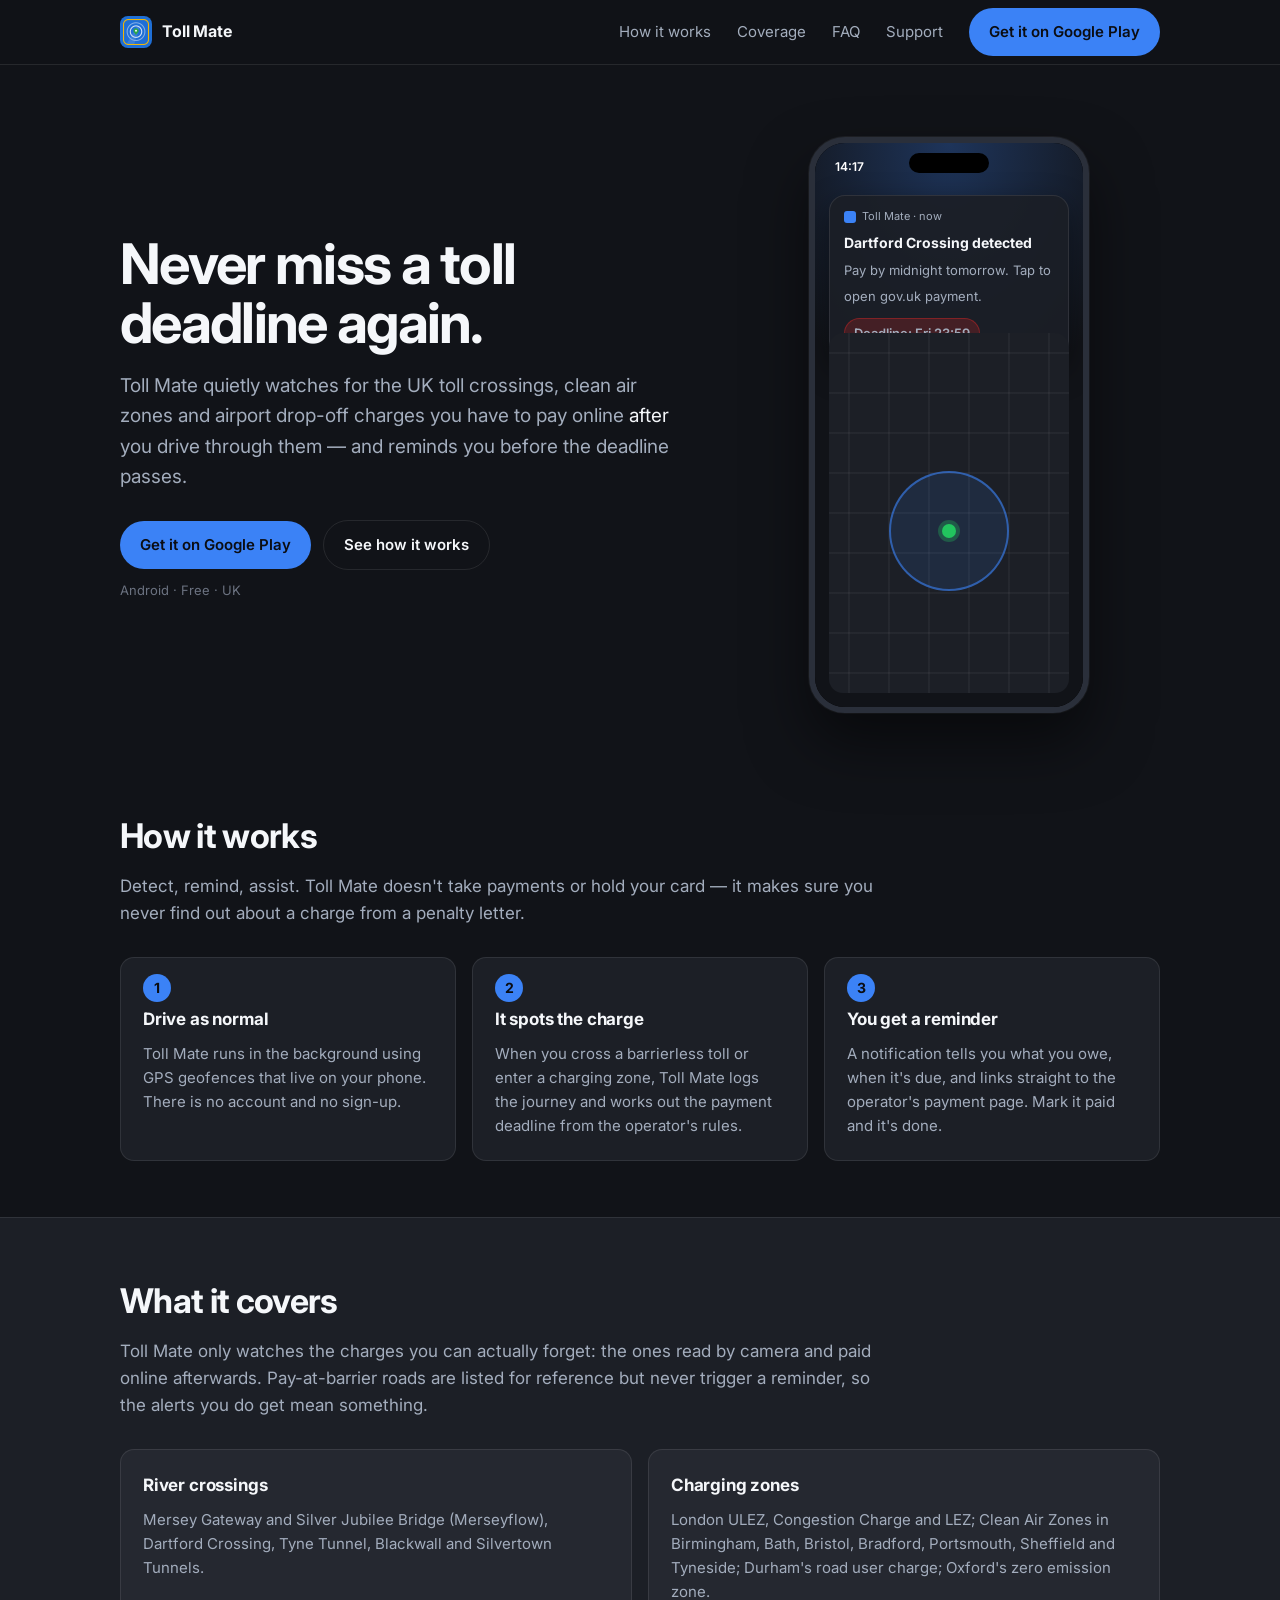
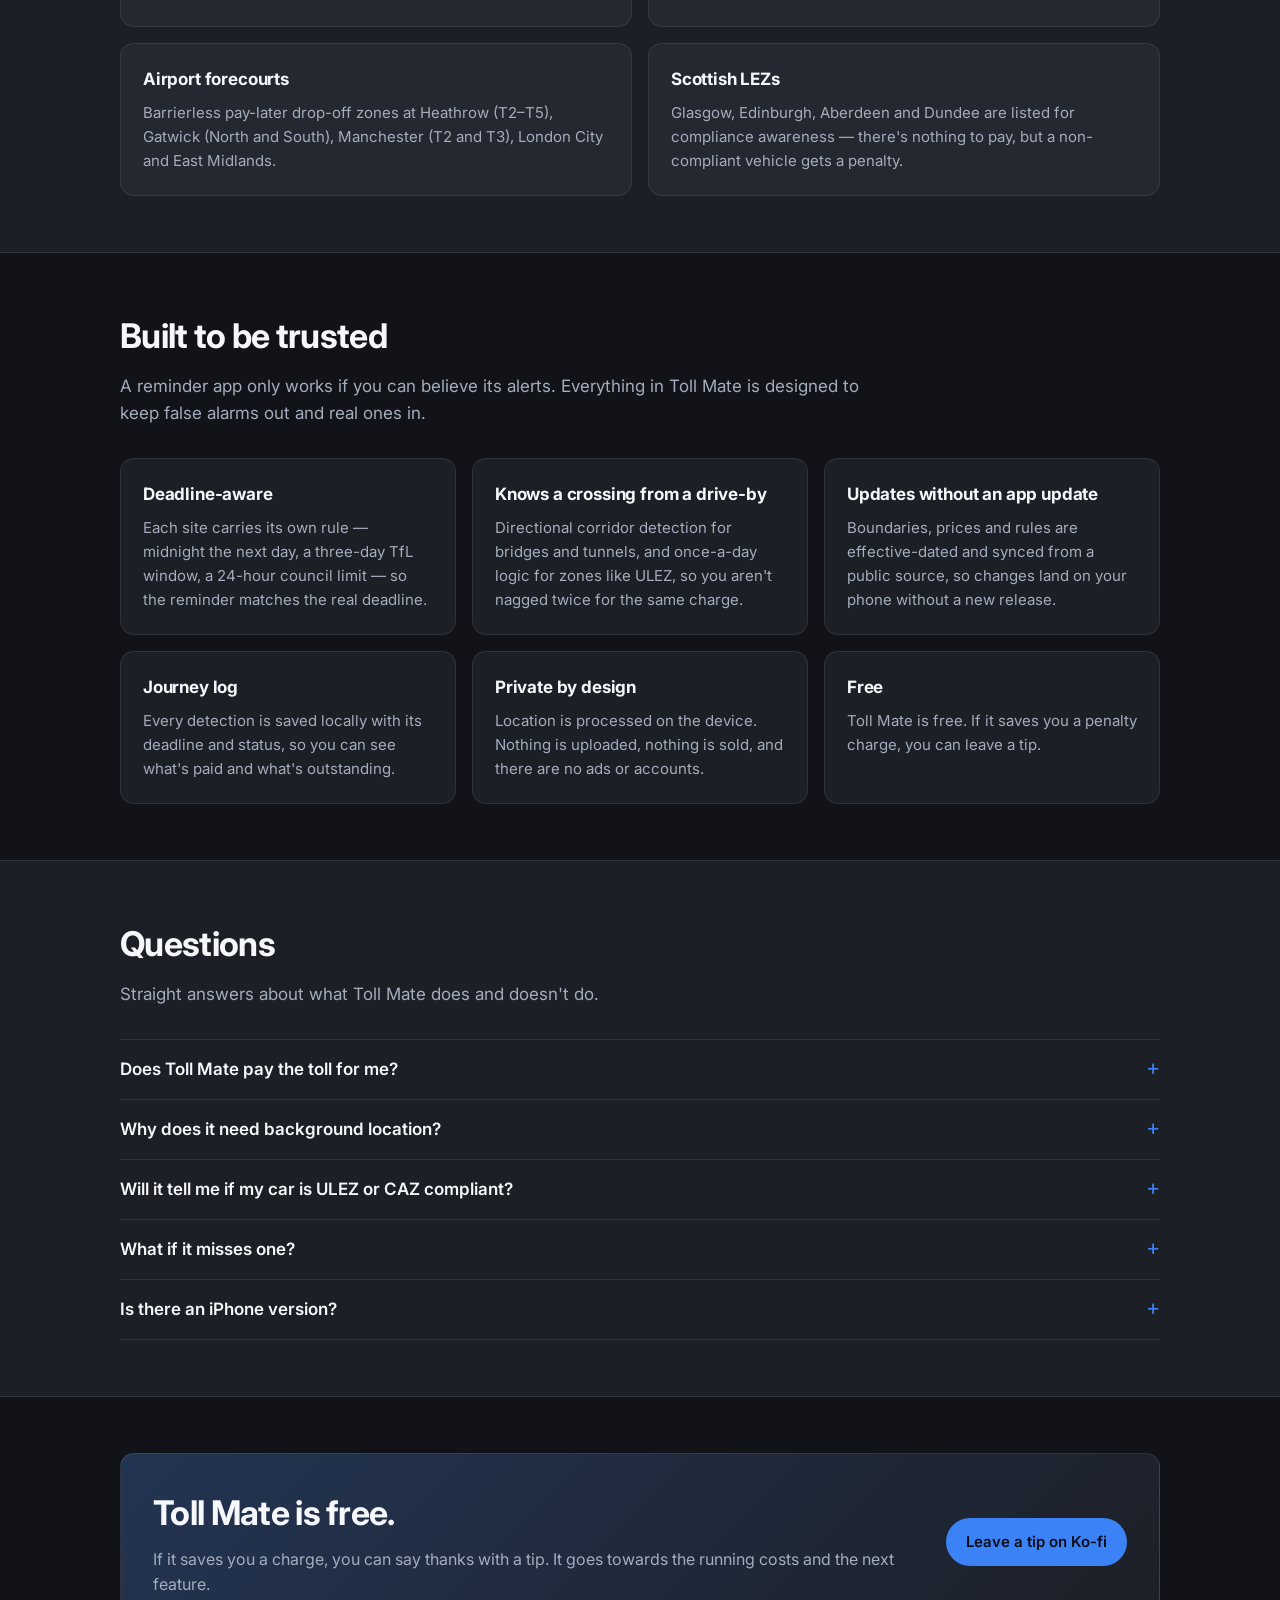
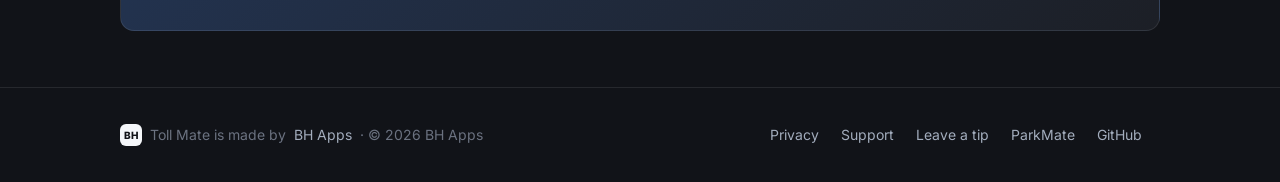
<file: index.html>
<!DOCTYPE html>
<html lang="en-GB">
<head>
<meta charset="utf-8">
<meta name="viewport" content="width=device-width, initial-scale=1">
<title>Toll Mate — Never miss a toll deadline again.</title>
<meta name="description" content="Toll Mate detects UK toll crossings, clean air zones and airport drop-off charges and reminds you to pay before the deadline. Free Android app, location stays on your phone.">
<meta name="theme-color" content="#111318">
<meta property="og:title" content="Toll Mate — Never miss a toll deadline again.">
<meta property="og:description" content="Toll Mate detects UK toll crossings, clean air zones and airport drop-off charges and reminds you to pay before the deadline. Free Android app, location stays on your phone.">
<meta property="og:type" content="website">
<meta property="og:url" content="https://tollmate.bhapps.co.uk/">
<meta property="og:image" content="https://tollmate.bhapps.co.uk/assets/icon.png">
<link rel="icon" type="image/png" href="assets/icon.png">
<link rel="preconnect" href="https://fonts.googleapis.com">
<link rel="preconnect" href="https://fonts.gstatic.com" crossorigin>
<link href="https://fonts.googleapis.com/css2?family=Inter:wght@400;600;700;800&display=swap" rel="stylesheet">
<link rel="stylesheet" href="styles.css">
</head>
<body>
<a class="skip" href="#main">Skip to content</a>
<header class="top">
  <div class="wrap">
    <a class="brand" href="index.html"><img src="assets/icon.png" alt="" width="32" height="32">Toll Mate</a>
    <nav aria-label="Primary">
      <a href="index.html#how">How it works</a>
      <a href="index.html#coverage">Coverage</a>
      <a href="index.html#faq">FAQ</a>
      <a href="support.html">Support</a>
      <a class="btn" href="https://play.google.com/store/apps/details?id=com.tollmate.app">Get it on Google Play</a>
    </nav>
  </div>
</header>
<main id="main">

<section class="hero">
  <div class="wrap">
    <div>
      <h1>Never miss a toll deadline again.</h1>
      <p class="lede">Toll Mate quietly watches for the UK toll crossings, clean air zones and airport drop-off charges you have to pay online <em>after</em> you drive through them — and reminds you before the deadline passes.</p>
      <div class="cta">
        <a class="btn" href="https://play.google.com/store/apps/details?id=com.tollmate.app">Get it on Google Play</a>
        <a class="btn ghost" href="#how">See how it works</a>
      </div>
      <p class="note">Android · Free · UK</p>
    </div>
    <div class="phone" aria-hidden="true">
      <div class="screen">
        <div class="notch"></div><div class="clock">14:17</div>
        <div class="notif">
          <div class="app"><i></i>Toll Mate · now</div>
          <b>Dartford Crossing detected</b>
          <span>Pay by midnight tomorrow. Tap to open gov.uk payment.</span><br>
          <span class="chip">Deadline: Fri 23:59</span>
        </div>
        <div class="map"><div class="ring"></div></div>
      </div>
    </div>
  </div>
</section>

<section id="how">
  <div class="wrap">
    <h2>How it works</h2>
    <p class="intro">Detect, remind, assist. Toll Mate doesn't take payments or hold your card — it makes sure you never find out about a charge from a penalty letter.</p>
    <div class="grid c3"><div class="card step"><span class="n">1</span><h3>Drive as normal</h3><p>Toll Mate runs in the background using GPS geofences that live on your phone. There is no account and no sign-up.</p></div><div class="card step"><span class="n">2</span><h3>It spots the charge</h3><p>When you cross a barrierless toll or enter a charging zone, Toll Mate logs the journey and works out the payment deadline from the operator's rules.</p></div><div class="card step"><span class="n">3</span><h3>You get a reminder</h3><p>A notification tells you what you owe, when it's due, and links straight to the operator's payment page. Mark it paid and it's done.</p></div></div>
  </div>
</section>

<section id="coverage" class="band">
  <div class="wrap">
    <h2>What it covers</h2>
    <p class="intro">Toll Mate only watches the charges you can actually forget: the ones read by camera and paid online afterwards. Pay-at-barrier roads are listed for reference but never trigger a reminder, so the alerts you do get mean something.</p>
    <div class="grid c2"><div class="card"><h3>River crossings</h3><p>Mersey Gateway and Silver Jubilee Bridge (Merseyflow), Dartford Crossing, Tyne Tunnel, Blackwall and Silvertown Tunnels.</p></div><div class="card"><h3>Charging zones</h3><p>London ULEZ, Congestion Charge and LEZ; Clean Air Zones in Birmingham, Bath, Bristol, Bradford, Portsmouth, Sheffield and Tyneside; Durham's road user charge; Oxford's zero emission zone.</p></div><div class="card"><h3>Airport forecourts</h3><p>Barrierless pay-later drop-off zones at Heathrow (T2–T5), Gatwick (North and South), Manchester (T2 and T3), London City and East Midlands.</p></div><div class="card"><h3>Scottish LEZs</h3><p>Glasgow, Edinburgh, Aberdeen and Dundee are listed for compliance awareness — there's nothing to pay, but a non-compliant vehicle gets a penalty.</p></div></div>
  </div>
</section>

<section id="features">
  <div class="wrap">
    <h2>Built to be trusted</h2>
    <p class="intro">A reminder app only works if you can believe its alerts. Everything in Toll Mate is designed to keep false alarms out and real ones in.</p>
    <div class="grid c3"><div class="card"><h3>Deadline-aware</h3><p>Each site carries its own rule — midnight the next day, a three-day TfL window, a 24-hour council limit — so the reminder matches the real deadline.</p></div><div class="card"><h3>Knows a crossing from a drive-by</h3><p>Directional corridor detection for bridges and tunnels, and once-a-day logic for zones like ULEZ, so you aren't nagged twice for the same charge.</p></div><div class="card"><h3>Updates without an app update</h3><p>Boundaries, prices and rules are effective-dated and synced from a public source, so changes land on your phone without a new release.</p></div><div class="card"><h3>Journey log</h3><p>Every detection is saved locally with its deadline and status, so you can see what's paid and what's outstanding.</p></div><div class="card"><h3>Private by design</h3><p>Location is processed on the device. Nothing is uploaded, nothing is sold, and there are no ads or accounts.</p></div><div class="card"><h3>Free</h3><p>Toll Mate is free. If it saves you a penalty charge, you can leave a tip.</p></div></div>
  </div>
</section>

<section id="faq" class="band">
  <div class="wrap">
    <h2>Questions</h2>
    <p class="intro">Straight answers about what Toll Mate does and doesn't do.</p>
    <details><summary>Does Toll Mate pay the toll for me?</summary><p>No. It detects the charge, reminds you and takes you to the operator's official payment page. Paying is still your responsibility, and the app is not a substitute for checking the operator's rules.</p></details><details><summary>Why does it need background location?</summary><p>So it can notice a crossing while the app is closed. The app shows a plain-English disclosure before asking for the permission, and location is only used to match your position against the toll database on your phone.</p></details><details><summary>Will it tell me if my car is ULEZ or CAZ compliant?</summary><p>No. Toll Mate reminds you that you've entered a zone; whether your vehicle is charged depends on its emissions standard, which you should check with TfL or the local council.</p></details><details><summary>What if it misses one?</summary><p>GPS can be wrong and rules can change. Treat Toll Mate as a safety net, not a guarantee — the operator's signs and website are always the final word.</p></details><details><summary>Is there an iPhone version?</summary><p>Not yet. Toll Mate is currently Android only.</p></details>
  </div>
</section>

<section>
  <div class="wrap">
    <div class="callout">
      <div>
        <h2>Toll Mate is free.</h2>
        <p>If it saves you a charge, you can say thanks with a tip. It goes towards the running costs and the next feature.</p>
      </div>
      <div><a class="btn" href="https://ko-fi.com/nickbradshawhughes" rel="noopener">Leave a tip on Ko-fi</a></div>
    </div>
  </div>
</section>

</main>
<footer>
  <div class="wrap">
    <div class="co"><span class="bh">BH</span> Toll Mate is made by <a href="https://bhapps.co.uk">BH Apps</a> · © 2026 BH Apps</div>
    <div class="links">
      <a href="privacy.html">Privacy</a>
      <a href="support.html">Support</a>
      <a href="https://ko-fi.com/nickbradshawhughes" rel="noopener">Leave a tip</a>
      <a href="https://parkmate.bhapps.co.uk" rel="noopener">ParkMate</a>
      <a href="https://github.com/nickbh89/Toll-mate" rel="noopener">GitHub</a>
    </div>
  </div>
</footer>
</body>
</html>
</file>
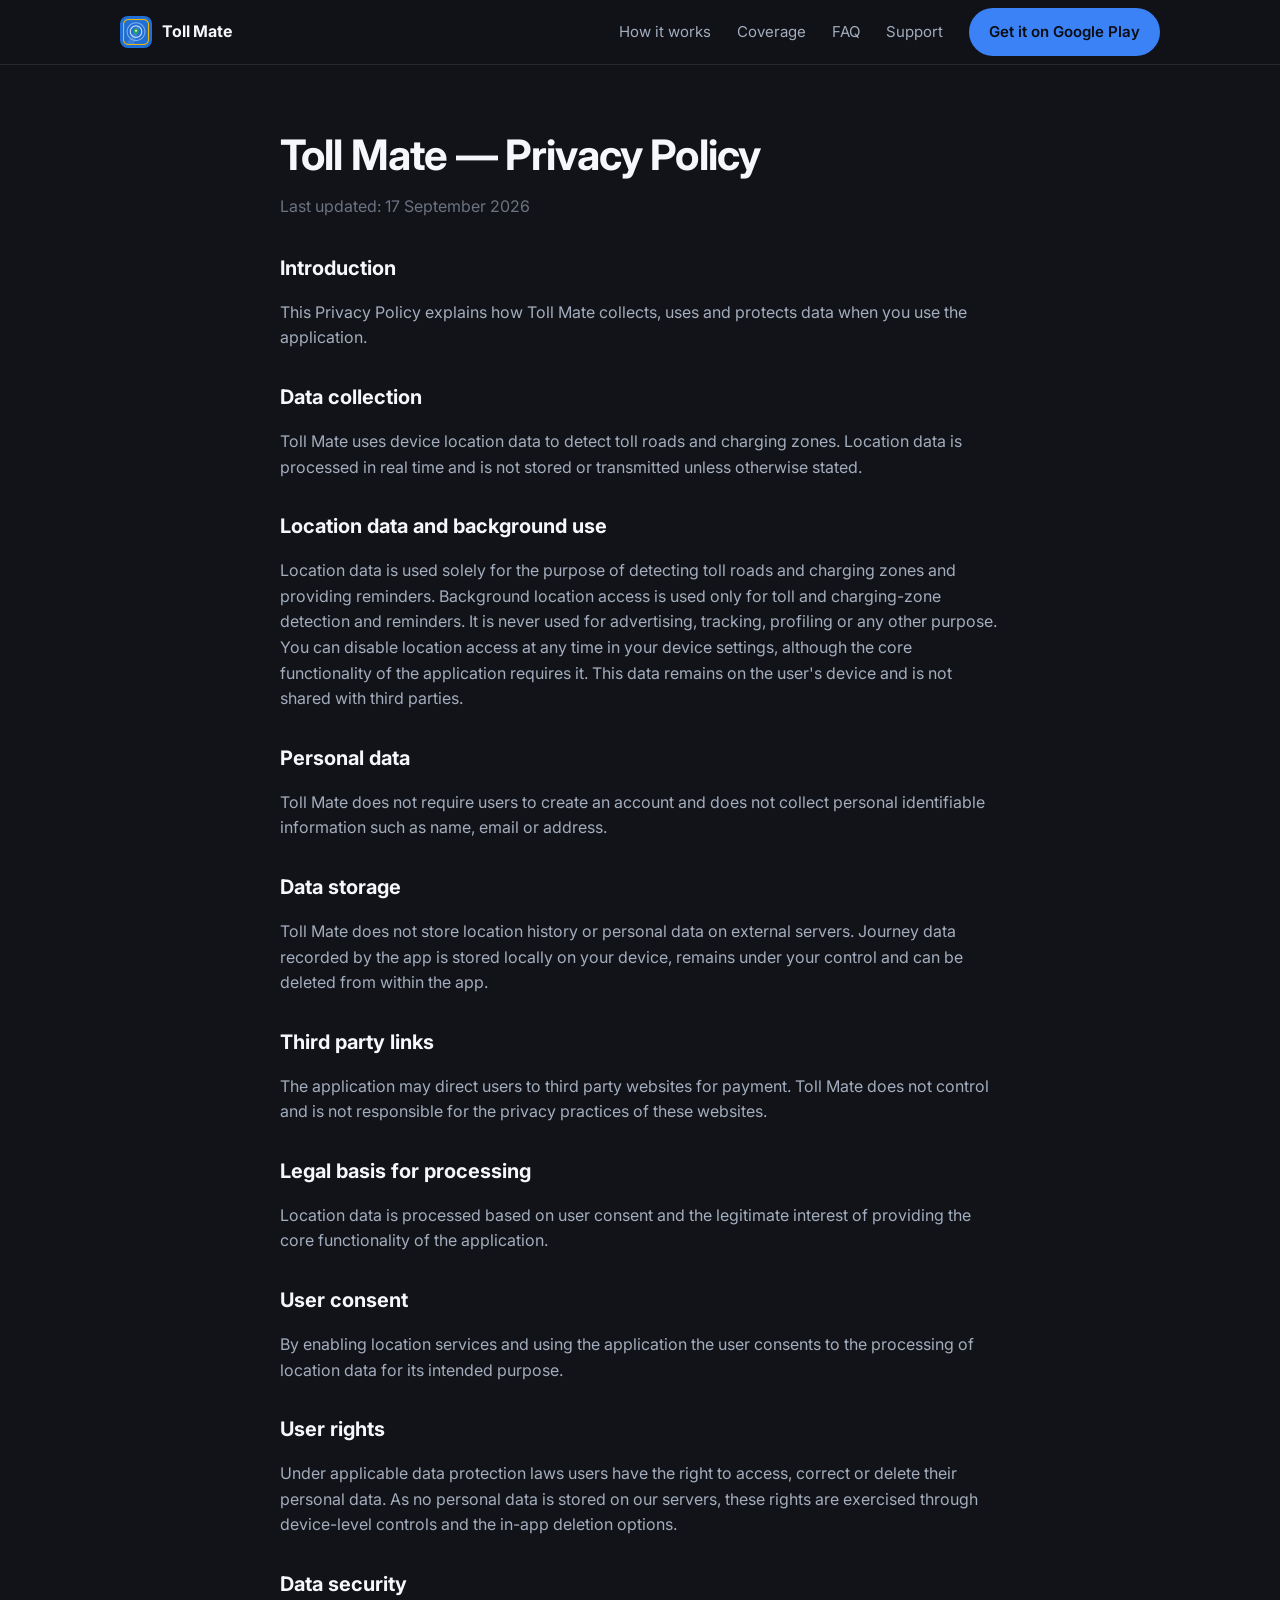
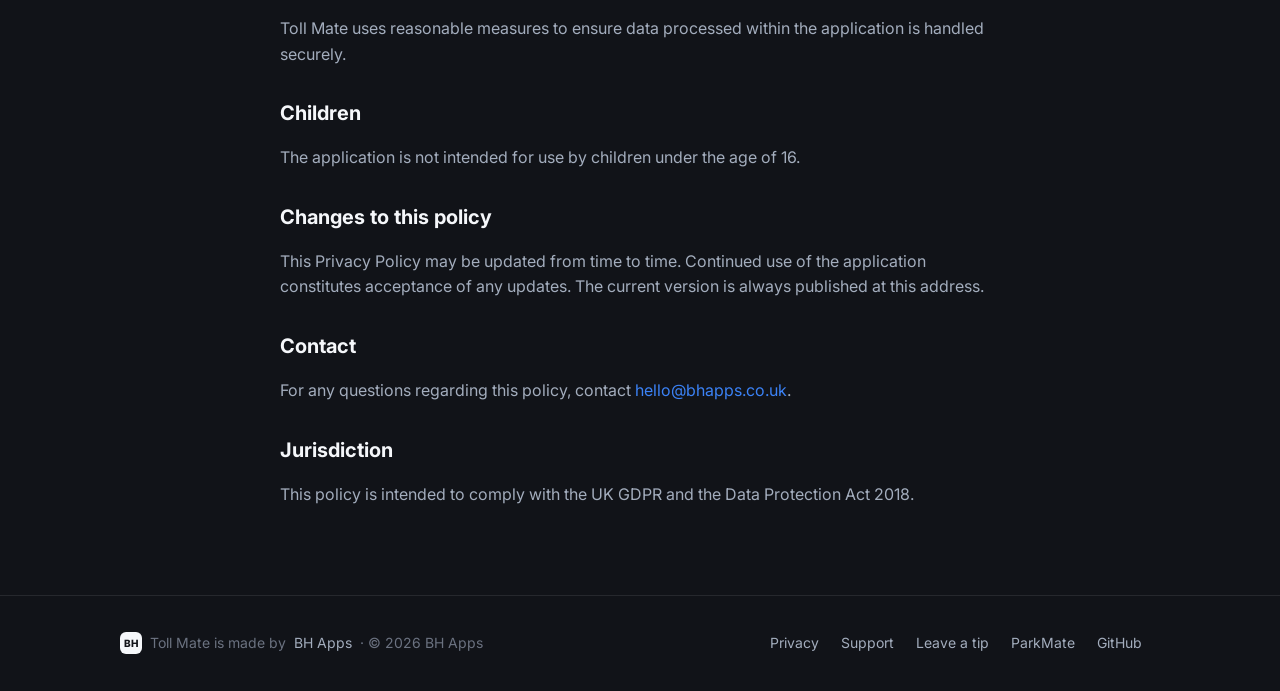
<file: privacy.html>
<!DOCTYPE html>
<html lang="en-GB">
<head>
<meta charset="utf-8">
<meta name="viewport" content="width=device-width, initial-scale=1">
<title>Privacy Policy — Toll Mate</title>
<meta name="description" content="How Toll Mate handles location and personal data.">
<meta name="theme-color" content="#111318">
<meta property="og:title" content="Privacy Policy — Toll Mate">
<meta property="og:description" content="How Toll Mate handles location and personal data.">
<meta property="og:type" content="website">
<meta property="og:url" content="https://tollmate.bhapps.co.uk/">
<meta property="og:image" content="https://tollmate.bhapps.co.uk/assets/icon.png">
<link rel="icon" type="image/png" href="assets/icon.png">
<link rel="preconnect" href="https://fonts.googleapis.com">
<link rel="preconnect" href="https://fonts.gstatic.com" crossorigin>
<link href="https://fonts.googleapis.com/css2?family=Inter:wght@400;600;700;800&display=swap" rel="stylesheet">
<link rel="stylesheet" href="styles.css">
</head>
<body>
<a class="skip" href="#main">Skip to content</a>
<header class="top">
  <div class="wrap">
    <a class="brand" href="index.html"><img src="assets/icon.png" alt="" width="32" height="32">Toll Mate</a>
    <nav aria-label="Primary">
      <a href="index.html#how">How it works</a>
      <a href="index.html#coverage">Coverage</a>
      <a href="index.html#faq">FAQ</a>
      <a href="support.html">Support</a>
      <a class="btn" href="https://play.google.com/store/apps/details?id=com.tollmate.app">Get it on Google Play</a>
    </nav>
  </div>
</header>
<main id="main">

<div class="page"><div class="wrap">
  <h1>Toll Mate — Privacy Policy</h1>
  <p class="updated">Last updated: 17 September 2026</p>
  <h2>Introduction</h2><p>This Privacy Policy explains how Toll Mate collects, uses and protects data when you use the application.</p><h2>Data collection</h2><p>Toll Mate uses device location data to detect toll roads and charging zones. Location data is processed in real time and is not stored or transmitted unless otherwise stated.</p><h2>Location data and background use</h2><p>Location data is used solely for the purpose of detecting toll roads and charging zones and providing reminders. Background location access is used only for toll and charging-zone detection and reminders. It is never used for advertising, tracking, profiling or any other purpose. You can disable location access at any time in your device settings, although the core functionality of the application requires it. This data remains on the user's device and is not shared with third parties.</p><h2>Personal data</h2><p>Toll Mate does not require users to create an account and does not collect personal identifiable information such as name, email or address.</p><h2>Data storage</h2><p>Toll Mate does not store location history or personal data on external servers. Journey data recorded by the app is stored locally on your device, remains under your control and can be deleted from within the app.</p><h2>Third party links</h2><p>The application may direct users to third party websites for payment. Toll Mate does not control and is not responsible for the privacy practices of these websites.</p><h2>Legal basis for processing</h2><p>Location data is processed based on user consent and the legitimate interest of providing the core functionality of the application.</p><h2>User consent</h2><p>By enabling location services and using the application the user consents to the processing of location data for its intended purpose.</p><h2>User rights</h2><p>Under applicable data protection laws users have the right to access, correct or delete their personal data. As no personal data is stored on our servers, these rights are exercised through device-level controls and the in-app deletion options.</p><h2>Data security</h2><p>Toll Mate uses reasonable measures to ensure data processed within the application is handled securely.</p><h2>Children</h2><p>The application is not intended for use by children under the age of 16.</p><h2>Changes to this policy</h2><p>This Privacy Policy may be updated from time to time. Continued use of the application constitutes acceptance of any updates. The current version is always published at this address.</p><h2>Contact</h2><p>For any questions regarding this policy, contact <a href="mailto:hello@bhapps.co.uk">hello@bhapps.co.uk</a>.</p><h2>Jurisdiction</h2><p>This policy is intended to comply with the UK GDPR and the Data Protection Act 2018.</p>
</div></div>
</main>
<footer>
  <div class="wrap">
    <div class="co"><span class="bh">BH</span> Toll Mate is made by <a href="https://bhapps.co.uk">BH Apps</a> · © 2026 BH Apps</div>
    <div class="links">
      <a href="privacy.html">Privacy</a>
      <a href="support.html">Support</a>
      <a href="https://ko-fi.com/nickbradshawhughes" rel="noopener">Leave a tip</a>
      <a href="https://parkmate.bhapps.co.uk" rel="noopener">ParkMate</a>
      <a href="https://github.com/nickbh89/Toll-mate" rel="noopener">GitHub</a>
    </div>
  </div>
</footer>
</body>
</html>
</file>
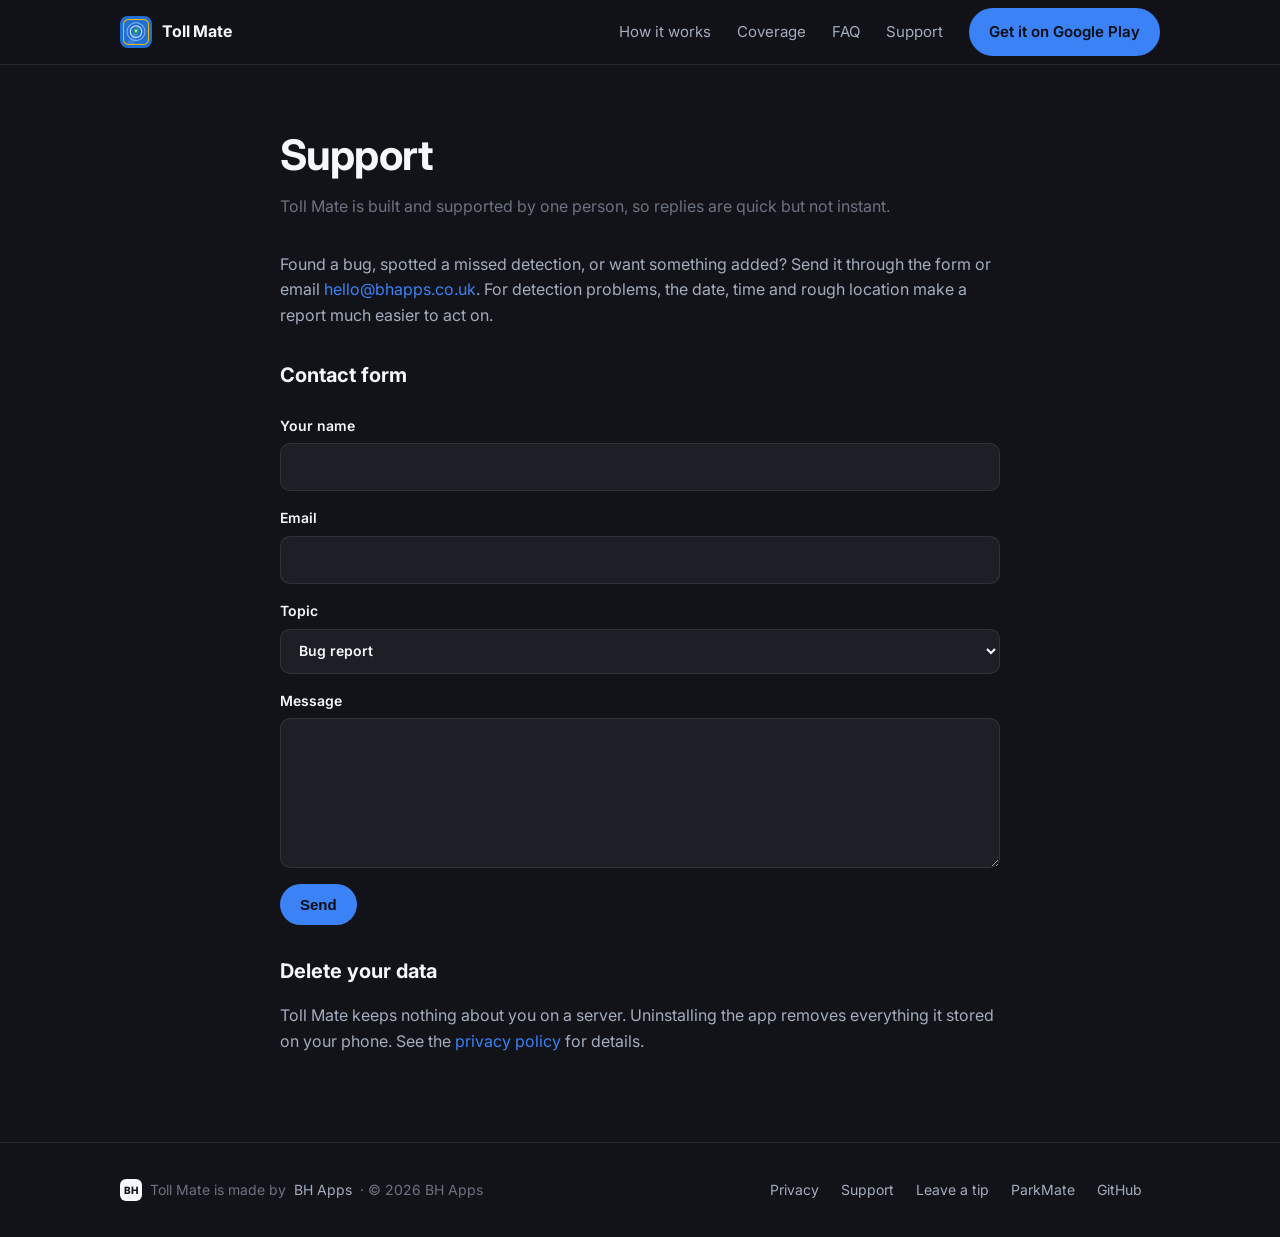
<file: support.html>
<!DOCTYPE html>
<html lang="en-GB">
<head>
<meta charset="utf-8">
<meta name="viewport" content="width=device-width, initial-scale=1">
<title>Support — Toll Mate</title>
<meta name="description" content="Get help with Toll Mate, report a problem or request a feature.">
<meta name="theme-color" content="#111318">
<meta property="og:title" content="Support — Toll Mate">
<meta property="og:description" content="Get help with Toll Mate, report a problem or request a feature.">
<meta property="og:type" content="website">
<meta property="og:url" content="https://tollmate.bhapps.co.uk/">
<meta property="og:image" content="https://tollmate.bhapps.co.uk/assets/icon.png">
<link rel="icon" type="image/png" href="assets/icon.png">
<link rel="preconnect" href="https://fonts.googleapis.com">
<link rel="preconnect" href="https://fonts.gstatic.com" crossorigin>
<link href="https://fonts.googleapis.com/css2?family=Inter:wght@400;600;700;800&display=swap" rel="stylesheet">
<link rel="stylesheet" href="styles.css">
</head>
<body>
<a class="skip" href="#main">Skip to content</a>
<header class="top">
  <div class="wrap">
    <a class="brand" href="index.html"><img src="assets/icon.png" alt="" width="32" height="32">Toll Mate</a>
    <nav aria-label="Primary">
      <a href="index.html#how">How it works</a>
      <a href="index.html#coverage">Coverage</a>
      <a href="index.html#faq">FAQ</a>
      <a href="support.html">Support</a>
      <a class="btn" href="https://play.google.com/store/apps/details?id=com.tollmate.app">Get it on Google Play</a>
    </nav>
  </div>
</header>
<main id="main">

<div class="page"><div class="wrap">
  <h1>Support</h1>
  <p class="updated">Toll Mate is built and supported by one person, so replies are quick but not instant.</p>
  <p>Found a bug, spotted a missed detection, or want something added? Send it through the form or email <a href="mailto:hello@bhapps.co.uk">hello@bhapps.co.uk</a>. For detection problems, the date, time and rough location make a report much easier to act on.</p>
  
  <h2>Contact form</h2>
  <form name="support" method="POST" action="thanks.html" data-netlify="true" netlify-honeypot="company">
    <input type="hidden" name="form-name" value="support">
    <input type="hidden" name="app" value="Toll Mate">
    <p class="hp"><label>Don't fill this in: <input name="company"></label></p>
    <label>Your name <input name="name" autocomplete="name" required></label>
    <label>Email <input type="email" name="email" autocomplete="email" required></label>
    <label>Topic <select name="topic"><option>Bug report</option><option>Missed or false detection</option><option>Suggest a toll or zone</option><option>Feature request</option><option>Privacy question</option><option>Something else</option></select></label>
    <label>Message <textarea name="message" required></textarea></label>
    <div><button class="btn" type="submit">Send</button></div>
  </form>
  <h2>Delete your data</h2>
  <p>Toll Mate keeps nothing about you on a server. Uninstalling the app removes everything it stored on your phone. See the <a href="privacy.html">privacy policy</a> for details.</p>
</div></div>
</main>
<footer>
  <div class="wrap">
    <div class="co"><span class="bh">BH</span> Toll Mate is made by <a href="https://bhapps.co.uk">BH Apps</a> · © 2026 BH Apps</div>
    <div class="links">
      <a href="privacy.html">Privacy</a>
      <a href="support.html">Support</a>
      <a href="https://ko-fi.com/nickbradshawhughes" rel="noopener">Leave a tip</a>
      <a href="https://parkmate.bhapps.co.uk" rel="noopener">ParkMate</a>
      <a href="https://github.com/nickbh89/Toll-mate" rel="noopener">GitHub</a>
    </div>
  </div>
</footer>
</body>
</html>
</file>
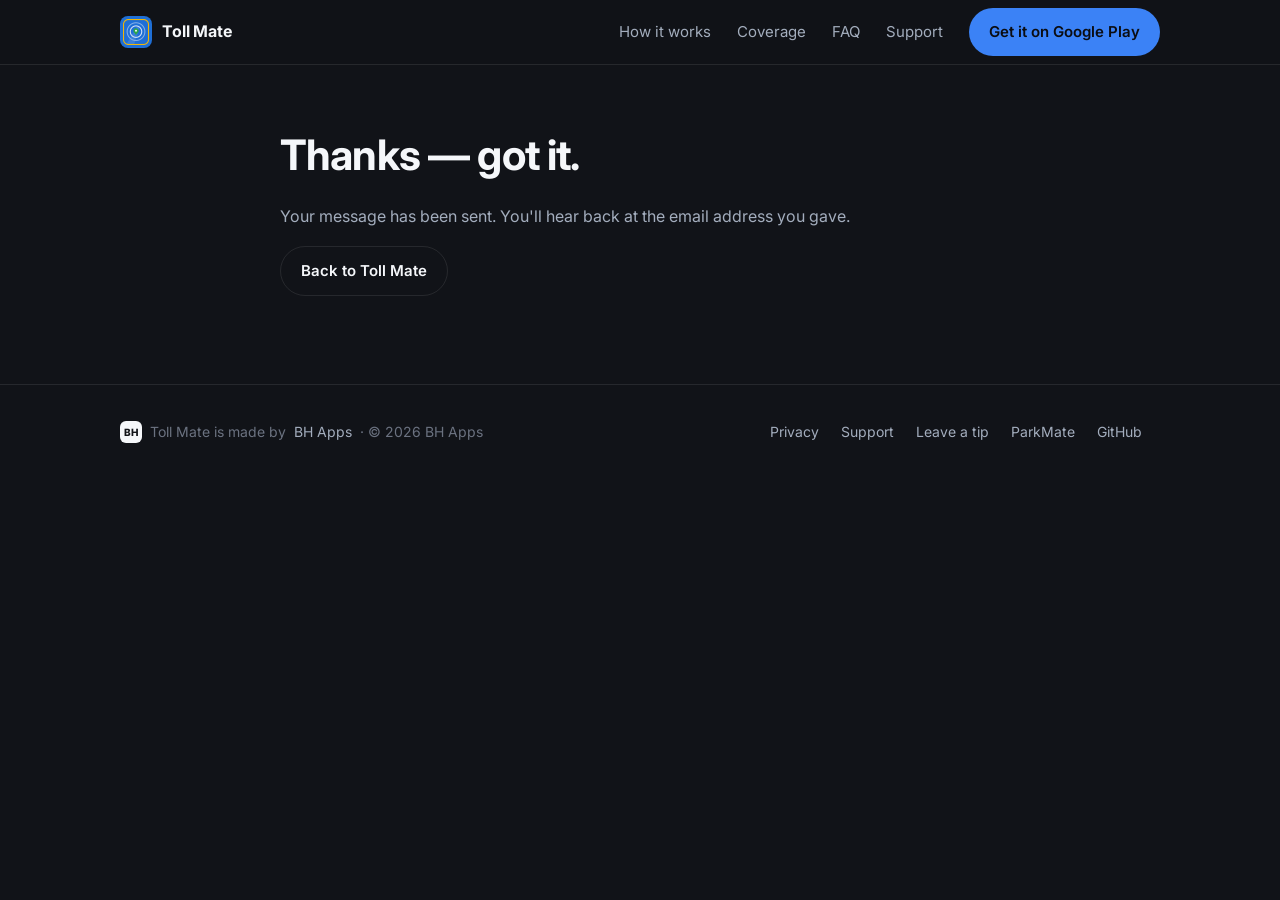
<file: thanks.html>
<!DOCTYPE html>
<html lang="en-GB">
<head>
<meta charset="utf-8">
<meta name="viewport" content="width=device-width, initial-scale=1">
<title>Message sent — Toll Mate</title>
<meta name="description" content="Message received.">
<meta name="theme-color" content="#111318">
<meta property="og:title" content="Message sent — Toll Mate">
<meta property="og:description" content="Message received.">
<meta property="og:type" content="website">
<meta property="og:url" content="https://tollmate.bhapps.co.uk/">
<meta property="og:image" content="https://tollmate.bhapps.co.uk/assets/icon.png">
<link rel="icon" type="image/png" href="assets/icon.png">
<link rel="preconnect" href="https://fonts.googleapis.com">
<link rel="preconnect" href="https://fonts.gstatic.com" crossorigin>
<link href="https://fonts.googleapis.com/css2?family=Inter:wght@400;600;700;800&display=swap" rel="stylesheet">
<link rel="stylesheet" href="styles.css">
</head>
<body>
<a class="skip" href="#main">Skip to content</a>
<header class="top">
  <div class="wrap">
    <a class="brand" href="index.html"><img src="assets/icon.png" alt="" width="32" height="32">Toll Mate</a>
    <nav aria-label="Primary">
      <a href="index.html#how">How it works</a>
      <a href="index.html#coverage">Coverage</a>
      <a href="index.html#faq">FAQ</a>
      <a href="support.html">Support</a>
      <a class="btn" href="https://play.google.com/store/apps/details?id=com.tollmate.app">Get it on Google Play</a>
    </nav>
  </div>
</header>
<main id="main">

<div class="page"><div class="wrap">
  <h1>Thanks — got it.</h1>
  <p>Your message has been sent. You'll hear back at the email address you gave.</p>
  <p><a class="btn ghost" href="index.html">Back to Toll Mate</a></p>
</div></div>
</main>
<footer>
  <div class="wrap">
    <div class="co"><span class="bh">BH</span> Toll Mate is made by <a href="https://bhapps.co.uk">BH Apps</a> · © 2026 BH Apps</div>
    <div class="links">
      <a href="privacy.html">Privacy</a>
      <a href="support.html">Support</a>
      <a href="https://ko-fi.com/nickbradshawhughes" rel="noopener">Leave a tip</a>
      <a href="https://parkmate.bhapps.co.uk" rel="noopener">ParkMate</a>
      <a href="https://github.com/nickbh89/Toll-mate" rel="noopener">GitHub</a>
    </div>
  </div>
</footer>
</body>
</html>
</file>
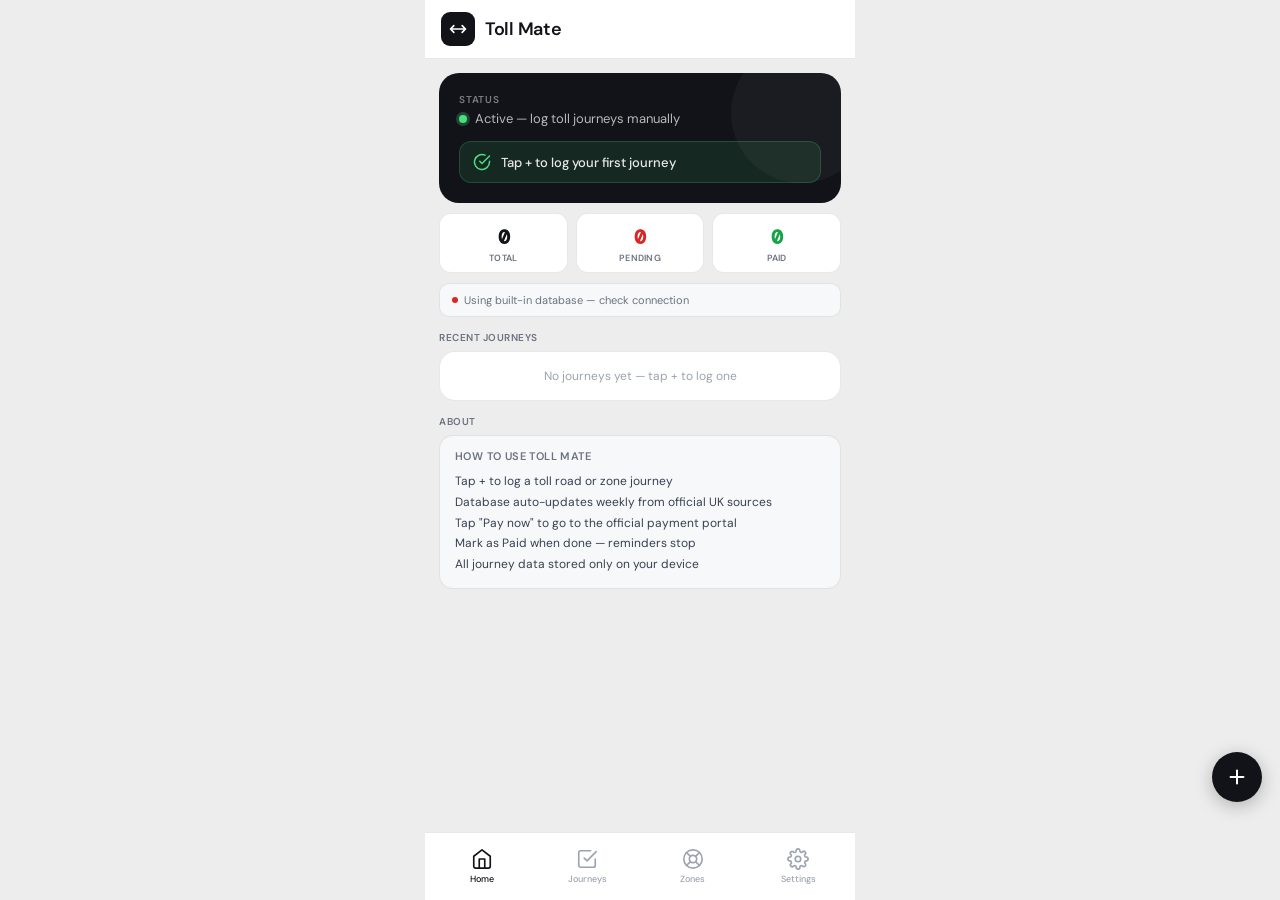
<file: tollmate.html>
<!DOCTYPE html>
<html lang="en">
<head>
<meta charset="UTF-8">
<meta name="viewport" content="width=device-width, initial-scale=1.0, viewport-fit=cover">
<meta name="apple-mobile-web-app-capable" content="yes">
<meta name="apple-mobile-web-app-status-bar-style" content="black-translucent">
<meta name="apple-mobile-web-app-title" content="Toll Mate">
<meta name="theme-color" content="#111318">
<title>Toll Mate</title>
<link href="https://fonts.googleapis.com/css2?family=DM+Sans:wght@400;500;600&family=DM+Mono:wght@500&display=swap" rel="stylesheet">
<style>
*{box-sizing:border-box;margin:0;padding:0;-webkit-tap-highlight-color:transparent}
:root{
  --blue:#1A56DB;--blue-bg:#EEF3FF;--blue-dark:#1140B8;--blue-text:#1347C0;
  --red:#DC2626;--red-bg:#FEF2F2;--red-text:#991B1B;
  --green:#16A34A;--green-bg:#F0FDF4;--green-text:#14532D;
  --amber:#D97706;--amber-bg:#FFFBEB;--amber-text:#92400E;
  --purple:#7C3AED;--purple-bg:#F5F3FF;--purple-text:#4C1D95;
  --gray:#6B7280;--gray-bg:#F3F4F6;--gray-text:#374151;
  --surface:#FFFFFF;--surface2:#F7F8FA;--bg:#EDEDEE;
  --border:rgba(0,0,0,0.09);--text:#111318;--muted:#6B7280;--hint:#9CA3AF;
  --safe-top:env(safe-area-inset-top,0px);
  --safe-bottom:env(safe-area-inset-bottom,0px);
  --font:'DM Sans',system-ui,sans-serif;
  --mono:'DM Mono',monospace;
}
html,body{height:100%;background:var(--bg);font-family:var(--font);color:var(--text);overflow:hidden}
#app{display:flex;flex-direction:column;height:100%;max-width:430px;margin:0 auto;background:var(--bg);position:relative}
.topbar{background:var(--surface);border-bottom:0.5px solid var(--border);padding:calc(var(--safe-top) + 12px) 16px 12px;display:flex;align-items:center;justify-content:space-between;flex-shrink:0;z-index:10}
.topbar-logo{display:flex;align-items:center;gap:10px}
.topbar-icon{width:34px;height:34px;background:var(--text);border-radius:9px;display:flex;align-items:center;justify-content:center}
.topbar-icon svg{width:20px;height:20px;fill:none;stroke:white;stroke-width:2;stroke-linecap:round;stroke-linejoin:round}
.topbar-title{font-size:18px;font-weight:600;letter-spacing:-0.3px}
.badge{background:var(--red);color:white;font-size:11px;font-weight:600;min-width:20px;height:20px;border-radius:10px;display:flex;align-items:center;justify-content:center;padding:0 6px;font-family:var(--mono)}
.screen{flex:1;overflow-y:auto;overflow-x:hidden;-webkit-overflow-scrolling:touch;padding-bottom:84px}
.screen::-webkit-scrollbar{display:none}
.bottomnav{position:absolute;bottom:0;left:0;right:0;background:var(--surface);border-top:0.5px solid var(--border);display:grid;grid-template-columns:1fr 1fr 1fr 1fr;padding:8px 4px calc(8px + var(--safe-bottom));z-index:10}
.nav-btn{display:flex;flex-direction:column;align-items:center;gap:3px;border:none;background:none;cursor:pointer;border-radius:12px;padding:7px 4px;color:var(--hint);transition:color .15s;position:relative;font-family:var(--font)}
.nav-btn.active{color:var(--text)}
.nav-btn svg{width:22px;height:22px;fill:none;stroke:currentColor;stroke-width:1.8;stroke-linecap:round;stroke-linejoin:round}
.nav-btn span{font-size:9px;font-weight:500}
.nav-dot{position:absolute;top:5px;right:calc(50% - 18px);width:8px;height:8px;background:var(--red);border-radius:50%;border:2px solid white}
.hero{margin:14px 14px 10px;background:var(--text);border-radius:20px;padding:20px;color:white;position:relative;overflow:hidden}
.hero::after{content:'';position:absolute;right:-30px;top:-30px;width:140px;height:140px;background:rgba(255,255,255,0.04);border-radius:50%}
.hero-eyebrow{font-size:10px;font-weight:600;letter-spacing:0.8px;color:rgba(255,255,255,0.45);text-transform:uppercase;margin-bottom:4px}
.hero-status{display:flex;align-items:center;gap:8px;margin-bottom:14px}
.gps-dot{width:8px;height:8px;background:#4ADE80;border-radius:50%;box-shadow:0 0 0 3px rgba(74,222,128,0.25);animation:pulse 2s infinite;flex-shrink:0}
@keyframes pulse{0%,100%{box-shadow:0 0 0 3px rgba(74,222,128,0.25)}50%{box-shadow:0 0 0 6px rgba(74,222,128,0.08)}}
.hero-status-text{font-size:13px;color:rgba(255,255,255,0.7)}
.hero-alert{background:rgba(255,255,255,0.08);border:0.5px solid rgba(255,255,255,0.12);border-radius:12px;padding:11px 13px;display:flex;align-items:center;gap:10px}
.hero-alert svg{width:18px;height:18px;fill:none;stroke-width:2;stroke-linecap:round;flex-shrink:0}
.hero-alert-text{font-size:13px;color:rgba(255,255,255,0.9);font-weight:500}
.section-label{font-size:10px;font-weight:600;letter-spacing:0.5px;color:var(--muted);text-transform:uppercase;padding:0 14px;margin:14px 0 7px}
.card{margin:0 14px 10px;background:var(--surface);border-radius:16px;border:0.5px solid var(--border);overflow:hidden}
.journey-row{padding:13px 15px;border-bottom:0.5px solid var(--border);cursor:pointer;transition:background .1s;-webkit-user-select:none;user-select:none}
.journey-row:last-child{border-bottom:none}
.journey-row:active{background:var(--surface2)}
.jr-top{display:flex;align-items:flex-start;justify-content:space-between;margin-bottom:3px;gap:8px}
.jr-name{font-size:14px;font-weight:500}
.jr-sub{font-size:11px;color:var(--muted)}
.jr-deadline{font-size:11px;color:var(--red);font-weight:500;font-family:var(--mono);margin-top:3px}
.pill{font-size:10px;font-weight:600;padding:3px 8px;border-radius:6px;white-space:nowrap;flex-shrink:0}
.pill-pending{background:var(--red-bg);color:var(--red-text)}
.pill-paid{background:var(--green-bg);color:var(--green-text)}
.pill-skip{background:var(--gray-bg);color:var(--gray-text)}
.type-badge{font-size:9px;font-weight:600;padding:2px 6px;border-radius:4px;letter-spacing:0.3px;text-transform:uppercase;margin-right:4px}
.type-toll{background:#FEF3C7;color:#92400E}
.type-zone{background:var(--purple-bg);color:var(--purple-text)}
.view-all{display:flex;align-items:center;justify-content:center;gap:6px;padding:12px;background:var(--surface);border:0.5px solid var(--border);border-radius:12px;margin:0 14px 10px;cursor:pointer;color:var(--blue-text);font-size:13px;font-weight:500;font-family:var(--font)}
.view-all:active{background:var(--blue-bg)}
.info-card{margin:0 14px 18px;background:var(--surface2);border:0.5px solid var(--border);border-radius:14px;padding:13px 15px}
.info-title{font-size:11px;font-weight:600;color:var(--muted);margin-bottom:8px;text-transform:uppercase;letter-spacing:0.4px}
.info-list{list-style:none}
.info-list li{font-size:12px;color:var(--gray-text);padding:2px 0;line-height:1.4}
.add-btn{position:fixed;bottom:calc(84px + var(--safe-bottom) + 14px);right:18px;width:50px;height:50px;background:var(--text);border-radius:50%;border:none;display:flex;align-items:center;justify-content:center;cursor:pointer;box-shadow:0 4px 18px rgba(0,0,0,0.25);z-index:20;transition:transform .15s}
.add-btn:active{transform:scale(0.91)}
.add-btn svg{width:22px;height:22px;fill:none;stroke:white;stroke-width:2.2;stroke-linecap:round}
.filter-bar{padding:10px 14px;display:flex;gap:6px;overflow-x:auto;flex-shrink:0}
.filter-bar::-webkit-scrollbar{display:none}
.chip{padding:6px 11px;border-radius:20px;border:0.5px solid var(--border);background:var(--surface);font-size:11px;font-weight:500;color:var(--muted);cursor:pointer;white-space:nowrap;font-family:var(--font);flex-shrink:0}
.chip-all.active{background:var(--text);color:white;border-color:var(--text)}
.chip-pending.active{background:var(--red);color:white;border-color:var(--red)}
.chip-paid.active{background:var(--green);color:white;border-color:var(--green)}
.chip-skip.active{background:#374151;color:white;border-color:#374151}
.detail-hero{background:var(--surface);border-bottom:0.5px solid var(--border);padding:14px 18px 16px}
.detail-type-row{display:flex;align-items:center;gap:6px;margin-bottom:6px}
.detail-name{font-size:19px;font-weight:600;letter-spacing:-0.4px;margin-bottom:3px}
.detail-loc{font-size:12px;color:var(--muted);margin-bottom:13px}
.detail-meta{display:grid;grid-template-columns:1fr 1fr;gap:8px}
.meta-box{background:var(--surface2);border:0.5px solid var(--border);border-radius:10px;padding:9px 11px}
.meta-lbl{font-size:9px;font-weight:600;color:var(--hint);text-transform:uppercase;letter-spacing:0.4px;margin-bottom:2px}
.meta-val{font-size:12px;font-weight:500;font-family:var(--mono)}
.deadline-box{margin:12px 14px 0;background:var(--red-bg);border:0.5px solid rgba(220,38,38,0.12);border-radius:12px;padding:11px 13px;display:flex;align-items:center;gap:10px}
.deadline-box svg{width:19px;height:19px;fill:none;stroke:var(--red);stroke-width:2;stroke-linecap:round;flex-shrink:0}
.dl-lbl{font-size:9px;font-weight:600;color:var(--red-text);text-transform:uppercase;letter-spacing:0.3px;margin-bottom:2px}
.dl-val{font-size:12px;font-weight:600;color:var(--red-text)}
.dl-cd{font-size:11px;color:var(--red);font-family:var(--mono);margin-top:1px}
.resolved-box{margin:12px 14px 0;background:var(--green-bg);border:0.5px solid rgba(22,163,74,0.12);border-radius:12px;padding:11px 13px;display:flex;align-items:center;gap:10px}
.resolved-box svg{width:19px;height:19px;fill:none;stroke:var(--green);stroke-width:2;stroke-linecap:round;flex-shrink:0}
.resolved-text{font-size:13px;font-weight:500;color:var(--green-text)}
.disclaimer-box{margin:10px 14px 0;background:var(--amber-bg);border:0.5px solid rgba(217,119,6,0.15);border-radius:10px;padding:10px 12px;font-size:11px;color:var(--amber-text);line-height:1.5}
.disclaimer-box strong{font-weight:600}
.action-section{padding:12px 14px}
.pay-btn{width:100%;background:var(--text);color:white;border:none;border-radius:12px;padding:14px;font-size:14px;font-weight:600;display:flex;align-items:center;justify-content:center;gap:8px;cursor:pointer;font-family:var(--font);margin-bottom:9px}
.pay-btn:active{opacity:0.85}
.pay-btn svg{width:15px;height:15px;fill:none;stroke:white;stroke-width:2;stroke-linecap:round}
.sec-actions{display:grid;grid-template-columns:1fr 1fr;gap:8px}
.sec-btn{padding:12px;border-radius:10px;border:0.5px solid var(--border);background:var(--surface);font-size:13px;font-weight:500;display:flex;align-items:center;justify-content:center;gap:6px;cursor:pointer;font-family:var(--font)}
.sec-btn svg{width:15px;height:15px;fill:none;stroke:currentColor;stroke-width:2;stroke-linecap:round}
.sec-paid{color:var(--green)}.sec-paid:active{background:var(--green-bg)}
.sec-skip{color:var(--muted)}.sec-skip:active{background:var(--gray-bg)}
.ghost-btn{width:100%;padding:12px;border-radius:10px;border:0.5px solid var(--border);background:var(--surface2);font-size:13px;font-weight:500;color:var(--muted);cursor:pointer;font-family:var(--font);display:flex;align-items:center;justify-content:center;gap:6px;margin-top:8px}
.ghost-btn svg{width:14px;height:14px;fill:none;stroke:currentColor;stroke-width:2;stroke-linecap:round}
.ghost-btn.danger{color:var(--red);border-color:rgba(220,38,38,0.18)}
.notif-info{margin:0 14px 14px;background:var(--surface2);border:0.5px solid var(--border);border-radius:10px;padding:10px 12px;font-size:11px;color:var(--muted);line-height:1.5}
.modal-overlay{position:fixed;inset:0;background:rgba(0,0,0,0.5);z-index:50;display:flex;align-items:flex-end;justify-content:center}
.modal{background:var(--surface);border-radius:22px 22px 0 0;padding:0 18px calc(18px + var(--safe-bottom));width:100%;max-width:430px;animation:slideup .22s ease;max-height:92vh;overflow-y:auto}
@keyframes slideup{from{transform:translateY(100%)}to{transform:translateY(0)}}
.modal::-webkit-scrollbar{display:none}
.modal-handle{width:36px;height:4px;background:var(--border);border-radius:2px;margin:12px auto 18px}
.modal-title{font-size:16px;font-weight:600;margin-bottom:14px}
.form-group{margin-bottom:12px}
.form-label{font-size:11px;font-weight:500;color:var(--muted);margin-bottom:5px;display:block}
.form-select,.form-input,.form-textarea{width:100%;padding:11px 13px;border:0.5px solid rgba(0,0,0,0.15);border-radius:10px;font-size:14px;font-family:var(--font);background:var(--surface2);color:var(--text);appearance:none;-webkit-appearance:none}
.form-select:focus,.form-input:focus,.form-textarea:focus{outline:none;border-color:var(--blue)}
.form-textarea{min-height:64px;resize:none}
.modal-disclaimer{background:var(--amber-bg);border:0.5px solid rgba(217,119,6,0.15);border-radius:10px;padding:10px 12px;font-size:11px;color:var(--amber-text);line-height:1.5;margin-bottom:14px}
.modal-actions{display:grid;grid-template-columns:1fr 1fr;gap:9px;margin-top:16px}
.modal-cancel{padding:13px;border-radius:10px;border:0.5px solid var(--border);background:var(--surface2);font-size:14px;font-weight:500;color:var(--muted);cursor:pointer;font-family:var(--font)}
.modal-confirm{padding:13px;border-radius:10px;border:none;background:var(--text);font-size:14px;font-weight:600;color:white;cursor:pointer;font-family:var(--font)}
.modal-confirm:active{opacity:0.85}
.settings-group{margin:0 14px 12px}
.settings-group-lbl{font-size:10px;font-weight:600;color:var(--hint);text-transform:uppercase;letter-spacing:0.5px;padding:0 3px;margin-bottom:6px}
.settings-card{background:var(--surface);border:0.5px solid var(--border);border-radius:14px;overflow:hidden}
.setting-row{padding:13px 15px;border-bottom:0.5px solid var(--border);display:flex;align-items:center;justify-content:space-between;cursor:pointer}
.setting-row:last-child{border-bottom:none}
.setting-left{display:flex;align-items:center;gap:11px}
.setting-icon{width:30px;height:30px;border-radius:8px;display:flex;align-items:center;justify-content:center;flex-shrink:0}
.setting-icon svg{width:15px;height:15px;fill:none;stroke:currentColor;stroke-width:2;stroke-linecap:round}
.si-blue{background:var(--blue-bg);color:var(--blue)}
.si-green{background:var(--green-bg);color:var(--green)}
.si-amber{background:var(--amber-bg);color:var(--amber)}
.si-gray{background:var(--gray-bg);color:var(--gray)}
.si-red{background:var(--red-bg);color:var(--red)}
.si-purple{background:var(--purple-bg);color:var(--purple)}
.setting-name{font-size:13px;font-weight:500}
.setting-desc{font-size:11px;color:var(--hint);margin-top:1px}
.toggle{width:42px;height:25px;border-radius:13px;position:relative;cursor:pointer;transition:background .2s;flex-shrink:0;border:none}
.toggle.on{background:var(--green)}
.toggle.off{background:#D1D5DB}
.toggle-thumb{position:absolute;top:3px;width:19px;height:19px;background:white;border-radius:50%;transition:left .2s;box-shadow:0 1px 3px rgba(0,0,0,0.18)}
.toggle.on .toggle-thumb{left:20px}
.toggle.off .toggle-thumb{left:3px}
.screen-header{padding:12px 14px 2px;display:flex;align-items:center;gap:10px}
.back-btn{width:30px;height:30px;border-radius:8px;border:0.5px solid var(--border);background:var(--surface);display:flex;align-items:center;justify-content:center;cursor:pointer;flex-shrink:0}
.back-btn svg{width:16px;height:16px;fill:none;stroke:currentColor;stroke-width:2;stroke-linecap:round}
.screen-header-title{font-size:16px;font-weight:600}
.empty{padding:44px 20px;text-align:center;color:var(--hint)}
.empty svg{width:36px;height:36px;margin-bottom:10px;opacity:0.35;fill:none;stroke:currentColor;stroke-width:1.5;display:block;margin-left:auto;margin-right:auto}
.empty p{font-size:13px}
.install-banner{margin:0 14px 10px;background:#FFFBEB;border:0.5px solid rgba(217,119,6,0.18);border-radius:12px;padding:11px 13px}
.install-title{font-size:11px;font-weight:600;color:#92400E;margin-bottom:3px}
.install-text{font-size:11px;color:#B45309;line-height:1.5}
.legal-text-block{margin:0 14px 10px;background:var(--surface);border:0.5px solid var(--border);border-radius:14px;padding:13px 15px}
.legal-text{font-size:11px;color:var(--gray-text);line-height:1.6;margin-bottom:10px}
.legal-text:last-child{margin-bottom:0}
.legal-text strong{font-weight:600;color:var(--text)}
.toast{position:fixed;top:calc(var(--safe-top) + 66px);left:50%;transform:translateX(-50%) translateY(-16px);background:#111318;color:white;padding:9px 16px;border-radius:20px;font-size:12px;font-weight:500;z-index:100;opacity:0;transition:all .25s;pointer-events:none;white-space:nowrap}
.toast.show{opacity:1;transform:translateX(-50%) translateY(0)}
.count-summary{display:grid;grid-template-columns:1fr 1fr 1fr;gap:8px;margin:0 14px 10px}
.count-box{background:var(--surface);border:0.5px solid var(--border);border-radius:12px;padding:10px 10px 8px;text-align:center}
.count-num{font-size:20px;font-weight:600;font-family:var(--mono);letter-spacing:-0.5px}
.count-lbl{font-size:9px;font-weight:600;color:var(--muted);text-transform:uppercase;letter-spacing:0.3px;margin-top:2px}
.count-num.red{color:var(--red)}
.count-num.green{color:var(--green)}
.db-status{margin:0 14px 10px;background:var(--surface2);border:0.5px solid var(--border);border-radius:10px;padding:9px 12px;font-size:11px;color:var(--muted);display:flex;align-items:center;gap:6px}
.db-dot{width:6px;height:6px;border-radius:50%;background:var(--green);flex-shrink:0}
.db-dot.loading{background:var(--amber);animation:pulse 1s infinite}
.db-dot.error{background:var(--red)}
</style>
</head>
<body>
<div id="app">
  <div class="topbar">
    <div class="topbar-logo">
      <div class="topbar-icon"><svg viewBox="0 0 24 24"><path d="M3 12h18M3 12l4-4m-4 4l4 4M17 8l4 4-4 4"/></svg></div>
      <span class="topbar-title">Toll Mate</span>
    </div>
    <div class="badge" id="topbar-badge" style="display:none"></div>
  </div>
  <div class="screen" id="screen"></div>
  <div class="bottomnav">
    <button class="nav-btn active" id="nav-home" onclick="go('dashboard')">
      <svg viewBox="0 0 24 24"><path d="M3 9l9-7 9 7v11a2 2 0 01-2 2H5a2 2 0 01-2-2z"/><polyline points="9 22 9 12 15 12 15 22"/></svg>
      <span>Home</span>
    </button>
    <button class="nav-btn" id="nav-journeys" onclick="go('journeys')">
      <svg viewBox="0 0 24 24"><path d="M9 11l3 3L22 4"/><path d="M21 12v7a2 2 0 01-2 2H5a2 2 0 01-2-2V5a2 2 0 012-2h11"/></svg>
      <span>Journeys</span>
      <div class="nav-dot" id="nav-dot" style="display:none"></div>
    </button>
    <button class="nav-btn" id="nav-zones" onclick="go('zones')">
      <svg viewBox="0 0 24 24"><circle cx="12" cy="12" r="10"/><circle cx="12" cy="12" r="4"/><line x1="4.93" y1="4.93" x2="9.17" y2="9.17"/><line x1="14.83" y1="14.83" x2="19.07" y2="19.07"/><line x1="14.83" y1="9.17" x2="19.07" y2="4.93"/><line x1="4.93" y1="19.07" x2="9.17" y2="14.83"/></svg>
      <span>Zones</span>
    </button>
    <button class="nav-btn" id="nav-settings" onclick="go('settings')">
      <svg viewBox="0 0 24 24"><circle cx="12" cy="12" r="3"/><path d="M19.4 15a1.65 1.65 0 00.33 1.82l.06.06a2 2 0 010 2.83 2 2 0 01-2.83 0l-.06-.06a1.65 1.65 0 00-1.82-.33 1.65 1.65 0 00-1 1.51V21a2 2 0 01-4 0v-.09A1.65 1.65 0 009 19.4a1.65 1.65 0 00-1.82.33l-.06.06a2 2 0 01-2.83-2.83l.06-.06A1.65 1.65 0 004.68 15a1.65 1.65 0 00-1.51-1H3a2 2 0 010-4h.09A1.65 1.65 0 004.6 9a1.65 1.65 0 00-.33-1.82l-.06-.06a2 2 0 012.83-2.83l.06.06A1.65 1.65 0 009 4.68a1.65 1.65 0 001-1.51V3a2 2 0 014 0v.09a1.65 1.65 0 001 1.51 1.65 1.65 0 001.82-.33l.06-.06a2 2 0 012.83 2.83l-.06.06A1.65 1.65 0 0019.4 9a1.65 1.65 0 001.51 1H21a2 2 0 010 4h-.09a1.65 1.65 0 00-1.51 1z"/></svg>
      <span>Settings</span>
    </button>
  </div>
</div>
<div class="toast" id="toast"></div>
<script>
// ── GOOGLE SHEET CONFIG ───────────────────────────────────────────────────────
const SHEET_ID = '1Ml0QS6EYeexJxkcmtHMLcNdHlN4HQPp0BKnFzrpghFs';
const SHEET_CSV_URL = `https://docs.google.com/spreadsheets/d/${SHEET_ID}/gviz/tq?tqx=out:csv&sheet=Sheet1`;

// ── DATABASE ──────────────────────────────────────────────────────────────────
let LOCATIONS = [];
let dbStatus = 'loading'; // loading | live | cached | error

function parseCSV(text) {
  const lines = text.trim().split('\n');
  const headers = lines[0].replace(/"/g,'').split(',');
  return lines.slice(1).map(line => {
    const vals = [];
    let cur = '', inQ = false;
    for (let i = 0; i < line.length; i++) {
      if (line[i] === '"') { inQ = !inQ; continue; }
      if (line[i] === ',' && !inQ) { vals.push(cur); cur = ''; continue; }
      cur += line[i];
    }
    vals.push(cur);
    const obj = {};
    headers.forEach((h, i) => obj[h.trim()] = (vals[i] || '').trim());
    return obj;
  }).filter(r => r.name && r.active !== 'FALSE');
}

function sheetRowToLocation(r) {
  return {
    name: r.name,
    location: r.location,
    type: r.type,
    deadline: r.deadline,
    deadlineLabel: r.deadline_label,
    url: r.url,
    compliance: r.compliance,
    noPay: r.no_pay === 'TRUE',
    lat: parseFloat(r.lat),
    lng: parseFloat(r.lng),
    lastVerified: r.last_verified
  };
}

async function loadDatabase() {
  // Try live sheet first
  try {
    const res = await fetch(SHEET_CSV_URL, { cache: 'no-store' });
    if (!res.ok) throw new Error('Sheet fetch failed');
    const text = await res.text();
    const rows = parseCSV(text);
    if (rows.length < 5) throw new Error('Too few rows');
    LOCATIONS = rows.map(sheetRowToLocation);
    // Add manual entry option
    LOCATIONS.push({ name: 'Other toll / zone', location: 'UK', type: 'Toll', deadline: 'midnight_next_day', deadlineLabel: 'Pay by midnight next day', url: '', compliance: 'Check official signage', noPay: false });
    dbStatus = 'live';
    // Cache it
    try { localStorage.setItem('tm_db', JSON.stringify(LOCATIONS)); localStorage.setItem('tm_db_ts', Date.now()); } catch(e) {}
    return true;
  } catch(e) {
    // Fall back to cache
    try {
      const cached = localStorage.getItem('tm_db');
      if (cached) {
        LOCATIONS = JSON.parse(cached);
        dbStatus = 'cached';
        return true;
      }
    } catch(e2) {}
    // Fall back to hardcoded
    dbStatus = 'error';
    LOCATIONS = FALLBACK_LOCATIONS;
    return false;
  }
}

// ── FALLBACK DATABASE (in case sheet unreachable and no cache) ────────────────
const FALLBACK_LOCATIONS = [
  {name:'Mersey Gateway Bridge',location:'Merseyside',type:'Toll',deadline:'midnight_next_day',deadlineLabel:'Pay by midnight the day you cross',url:'https://www.merseyflow.co.uk',compliance:'Pay required after crossing — ANPR cashless system',noPay:false},
  {name:'Silver Jubilee Bridge',location:'Merseyside',type:'Toll',deadline:'midnight_next_day',deadlineLabel:'Pay by midnight the day you cross',url:'https://www.merseyflow.co.uk',compliance:'Pay required after crossing — ANPR cashless system',noPay:false},
  {name:'Dartford Crossing',location:'Kent / Essex',type:'Toll',deadline:'midnight_next_day',deadlineLabel:'Pay by midnight the day after crossing',url:'https://www.gov.uk/pay-dartford-crossing-charge',compliance:'Pay required after crossing — ANPR cashless no booths',noPay:false},
  {name:'Tyne Tunnel',location:'Tyne & Wear',type:'Toll',deadline:'midnight_next_day',deadlineLabel:'Pay by midnight the day after crossing',url:'https://www.tt2.co.uk/how-do-you-want-to-pay/',compliance:'Pay required by midnight the day after crossing',noPay:false},
  {name:'Blackwall Tunnel',location:'East London',type:'Toll',deadline:'tfl_pay_window',deadlineLabel:'Pay by midnight the day after crossing',url:'https://tfl.gov.uk/modes/driving/silvertown-blackwall-tunnels-charge/paying-blackwall-and-silvertown-tunnel-charges',compliance:'Charges apply 06:00-22:00 daily',noPay:false},
  {name:'Silvertown Tunnel',location:'East London',type:'Toll',deadline:'tfl_pay_window',deadlineLabel:'Pay by midnight the day after crossing',url:'https://tfl.gov.uk/modes/driving/silvertown-blackwall-tunnels-charge/paying-blackwall-and-silvertown-tunnel-charges',compliance:'Charges apply 06:00-22:00 daily',noPay:false},
  {name:'M6 Toll (West)',location:'Midlands',type:'Toll',deadline:'operator_rules',deadlineLabel:'Pay at toll point or via Breeze account',url:'https://www.m6toll.co.uk',compliance:'Pay at toll point or via Breeze ANPR account',noPay:false},
  {name:'M6 Toll (Central)',location:'Midlands',type:'Toll',deadline:'operator_rules',deadlineLabel:'Pay at toll point or via Breeze account',url:'https://www.m6toll.co.uk',compliance:'Pay at toll point or via Breeze ANPR account',noPay:false},
  {name:'M6 Toll (East)',location:'Midlands',type:'Toll',deadline:'operator_rules',deadlineLabel:'Pay at toll point or via Breeze account',url:'https://www.m6toll.co.uk',compliance:'Pay at toll point or via Breeze ANPR account',noPay:false},
  {name:'Durham Road User Zone',location:'Durham City',type:'Zone',deadline:'within_24_hours',deadlineLabel:'Pay within 24 hours of entering zone',url:'https://www.durham.gov.uk/article/3437/Durham-Road-User-Charge-Zone',compliance:'Diesel pre-2015 or petrol pre-2006 may be charged',noPay:false},
  {name:'London ULEZ',location:'Greater London',type:'Zone',deadline:'tfl_pay_window',deadlineLabel:'Pay by midnight on the third day after travel',url:'https://tfl.gov.uk/modes/driving/ultra-low-emission-zone/ulez-payments',compliance:'Diesel pre-2015 or petrol pre-2006 may be charged',noPay:false},
  {name:'London Congestion Zone',location:'Central London',type:'Zone',deadline:'tfl_pay_window',deadlineLabel:'Pay by midnight on the third day after travel',url:'https://tfl.gov.uk/modes/driving/congestion-charge/paying-the-congestion-charge',compliance:'£18/day charge 07:00-18:00 daily',noPay:false},
  {name:'London LEZ',location:'Greater London',type:'Zone',deadline:'tfl_pay_window',deadlineLabel:'Pay by midnight on the third day after travel',url:'https://tfl.gov.uk/modes/driving/low-emission-zone/lez-payments',compliance:'Larger vehicles may be charged',noPay:false},
  {name:'Oxford ZEZ',location:'Oxford City Centre',type:'Zone',deadline:'zez_daily',deadlineLabel:'Pay on the day or up to 6 days after entry',url:'https://www.oxfordshire.gov.uk/transport-and-travel/oxford-zero-emission-zone-zez/check-your-vehicle-and-pay',compliance:'Non zero emission vehicles charged £2-£10 daily',noPay:false},
  {name:'Bath CAZ',location:'Bath',type:'Zone',deadline:'caz_daily',deadlineLabel:'Pay before or on day of entry',url:'https://www.gov.uk/clean-air-zones',compliance:'Diesel pre-2015 or petrol pre-2006 may be charged',noPay:false},
  {name:'Birmingham CAZ',location:'Birmingham',type:'Zone',deadline:'caz_daily',deadlineLabel:'Pay before or on day of entry',url:'https://www.gov.uk/clean-air-zones',compliance:'Diesel pre-2015 or petrol pre-2006 may be charged',noPay:false},
  {name:'Bradford CAZ',location:'Bradford',type:'Zone',deadline:'caz_daily',deadlineLabel:'Pay before or on day of entry',url:'https://www.gov.uk/clean-air-zones',compliance:'Diesel pre-2015 or petrol pre-2006 may be charged',noPay:false},
  {name:'Bristol CAZ',location:'Bristol',type:'Zone',deadline:'caz_daily',deadlineLabel:'Pay before or on day of entry',url:'https://www.gov.uk/clean-air-zones',compliance:'Diesel pre-2015 or petrol pre-2006 may be charged',noPay:false},
  {name:'Portsmouth CAZ',location:'Portsmouth',type:'Zone',deadline:'caz_daily',deadlineLabel:'Pay before or on day of entry',url:'https://www.gov.uk/clean-air-zones',compliance:'Diesel pre-2015 or petrol pre-2006 may be charged',noPay:false},
  {name:'Sheffield CAZ',location:'Sheffield',type:'Zone',deadline:'caz_daily',deadlineLabel:'Pay before or on day of entry',url:'https://www.gov.uk/clean-air-zones',compliance:'Diesel pre-2015 or petrol pre-2006 may be charged',noPay:false},
  {name:'Tyneside CAZ',location:'Tyne & Wear',type:'Zone',deadline:'caz_daily',deadlineLabel:'Pay before or on day of entry',url:'https://www.gov.uk/clean-air-zones',compliance:'Diesel pre-2015 or petrol pre-2006 may be charged',noPay:false},
  {name:'Glasgow LEZ',location:'Glasgow',type:'Zone',deadline:'lez_rules',deadlineLabel:'Cannot pre-pay — penalty only if non-compliant',url:'https://www.glasgow.gov.uk/article/4985/Glasgow-s-Low-Emission-Zone',compliance:'Euro 6 diesel / Euro 4 petrol required',noPay:true},
  {name:'Edinburgh LEZ',location:'Edinburgh',type:'Zone',deadline:'lez_rules',deadlineLabel:'Cannot pre-pay — penalty only if non-compliant',url:'https://www.edinburgh.gov.uk/low-emission-zone/lez-penalty-charges',compliance:'Euro 6 diesel / Euro 4 petrol required',noPay:true},
  {name:'Aberdeen LEZ',location:'Aberdeen',type:'Zone',deadline:'lez_rules',deadlineLabel:'Cannot pre-pay — penalty only if non-compliant',url:'https://www.aberdeencity.gov.uk/services/roads-travel-and-parking/low-emission-zone',compliance:'Euro 6 diesel / Euro 4 petrol required',noPay:true},
  {name:'Dundee LEZ',location:'Dundee',type:'Zone',deadline:'lez_rules',deadlineLabel:'Cannot pre-pay — penalty only if non-compliant',url:'https://www.dundeecity.gov.uk/service-area/city-development/low-emission-zone',compliance:'Euro 6 diesel / Euro 4 petrol required',noPay:true},
  {name:'Other toll / zone',location:'UK',type:'Toll',deadline:'midnight_next_day',deadlineLabel:'Pay by midnight next day',url:'',compliance:'Check official signage',noPay:false},
];

// ── STATE ─────────────────────────────────────────────────────────────────────
function load(){try{return JSON.parse(localStorage.getItem('tm_j')||'[]');}catch(e){return[];}}
function save(j){try{localStorage.setItem('tm_j',JSON.stringify(j));}catch(e){toast('⚠ Storage full');}}
function loadS(){try{return JSON.parse(localStorage.getItem('tm_s')||'{"notif":true}');}catch(e){return{notif:true};}}
function saveS(s){try{localStorage.setItem('tm_s',JSON.stringify(s));}catch(e){}}

let journeys=load(), settings=loadS(), screen='dashboard', selId=null, filter='all', notifOk=false;

// ── HELPERS ───────────────────────────────────────────────────────────────────
function fmt(d){return new Date(d).toLocaleDateString('en-GB',{day:'numeric',month:'short',year:'numeric'})+' · '+new Date(d).toLocaleTimeString('en-GB',{hour:'2-digit',minute:'2-digit'});}
function fmtS(d){return new Date(d).toLocaleDateString('en-GB',{day:'numeric',month:'short'});}
function fmtDL(d){return new Date(d).toLocaleDateString('en-GB',{weekday:'short',day:'numeric',month:'short'})+', '+new Date(d).toLocaleTimeString('en-GB',{hour:'2-digit',minute:'2-digit'});}
function rem(deadline){
  const diff=new Date(deadline)-new Date();
  if(diff<0)return'OVERDUE';
  const d=Math.floor(diff/864e5),h=Math.floor((diff%864e5)/36e5),m=Math.floor((diff%36e5)/6e4);
  if(d>0)return d+'d '+h+'h left';
  if(h>0)return h+'h '+m+'m left';
  if(m>0)return m+'m left';
  return'Due now';
}
function deadlineISO(rule){
  const d=new Date();
  if(rule==='midnight_next_day'){d.setDate(d.getDate()+1);d.setHours(23,59,0,0);}
  else if(rule==='tfl_pay_window'){d.setDate(d.getDate()+3);d.setHours(23,59,0,0);}
  else if(rule==='within_24_hours'){d.setDate(d.getDate()+1);d.setHours(23,59,0,0);}
  else if(rule==='zez_daily'||rule==='caz_daily'){d.setDate(d.getDate()+6);d.setHours(23,59,0,0);}
  else if(rule==='operator_rules'){d.setHours(23,59,0,0);}
  else if(rule==='lez_rules'){d.setDate(d.getDate()+1);d.setHours(23,59,0,0);}
  else{d.setDate(d.getDate()+1);d.setHours(23,59,0,0);}
  return d.toISOString();
}
function pending(){return journeys.filter(j=>j.status==='pending');}
function nextId(){return journeys.length?Math.max(...journeys.map(j=>j.id))+1:1;}
function esc(s){if(!s)return'';return String(s).replace(/&/g,'&amp;').replace(/</g,'&lt;').replace(/>/g,'&gt;').replace(/"/g,'&quot;').replace(/'/g,'&#39;');}
function pillHtml(s){
  if(s==='pending')return'<span class="pill pill-pending">Pending</span>';
  if(s==='paid')return'<span class="pill pill-paid">Paid</span>';
  return'<span class="pill pill-skip">Not needed</span>';
}
function typeBadge(t){return t==='Zone'?'<span class="type-badge type-zone">Zone</span>':'<span class="type-badge type-toll">Toll</span>';}
function toast(msg){const t=document.getElementById('toast');t.textContent=msg;t.classList.add('show');setTimeout(()=>t.classList.remove('show'),2500);}
function dbStatusHtml(){
  const labels={live:'Database live from Google Sheet',cached:'Using cached database',error:'Using built-in database — check connection',loading:'Loading database...'};
  const dotClass=dbStatus==='live'?'db-dot':dbStatus==='loading'?'db-dot loading':'db-dot error';
  return`<div class="db-status"><div class="${dotClass}"></div><span>${labels[dbStatus]||''}</span></div>`;
}

async function reqNotif(){
  if(!('Notification'in window))return;
  const r=await Notification.requestPermission();
  notifOk=r==='granted';
  toast(notifOk?'Notifications enabled ✓':'Notifications not granted');
  render();
}
function schedNotif(j){
  if(!notifOk||!settings.notif)return;
  setTimeout(()=>{
    const live=journeys.find(x=>x.id===j.id);
    if(!live||live.status!=='pending')return;
    try{new Notification('Toll Payment Due — '+j.name,{body:'You used '+j.name+' on '+fmtS(j.date)+'. Pay before your deadline.',tag:'tm-'+j.id});}catch(e){}
  },6*60*60*1000);
}

// ── NAVIGATION ────────────────────────────────────────────────────────────────
function go(s,id){
  screen=s;if(id!==undefined)selId=id;
  if(s==='journeys')filter='all';
  ['home','journeys','zones','settings'].forEach(n=>{
    const el=document.getElementById('nav-'+n);if(el)el.classList.remove('active');
  });
  if(s==='dashboard')document.getElementById('nav-home').classList.add('active');
  else if(s==='journeys'||s==='detail')document.getElementById('nav-journeys').classList.add('active');
  else if(s==='zones')document.getElementById('nav-zones').classList.add('active');
  else if(s==='settings'||s==='tc'||s==='gdpr')document.getElementById('nav-settings').classList.add('active');
  render();document.getElementById('screen').scrollTop=0;
}
function setStatus(id,s){
  journeys=journeys.map(j=>j.id===id?{...j,status:s}:j);save(journeys);
  toast(s==='paid'?'Marked as paid ✓':s==='pending'?'Marked as pending':'Marked as not needed');
  go('journeys');
}
function del(id){
  if(confirm('Delete this journey?')){journeys=journeys.filter(j=>j.id!==id);save(journeys);toast('Journey deleted');go('journeys');}
}

// ── MODAL ─────────────────────────────────────────────────────────────────────
function openModal(){
  const now=new Date().toISOString().slice(0,16);
  const opts=LOCATIONS.map((r,i)=>`<option value="${i}">${r.type==='Zone'?'⬡ ':'● '}${r.name} — ${r.location}</option>`).join('');
  const el=document.createElement('div');
  el.className='modal-overlay';el.id='modal-overlay';
  el.innerHTML=`<div class="modal" onclick="event.stopPropagation()">
    <div class="modal-handle"></div>
    <div class="modal-title">Log a toll journey</div>
    <div class="modal-disclaimer">⚠ Toll Mate provides reminders only. Always check official sources before paying.</div>
    <div class="form-group"><label class="form-label">Toll road or charging zone</label>
      <select class="form-select" id="m-road">${opts}</select></div>
    <div class="form-group"><label class="form-label">Date &amp; time of journey</label>
      <input type="datetime-local" class="form-input" id="m-date" value="${now}" max="${now}"></div>
    <div class="form-group"><label class="form-label">Vehicle reg (optional)</label>
      <input type="text" class="form-input" id="m-reg" placeholder="e.g. AB12 CDE" autocapitalize="characters"></div>
    <div class="form-group"><label class="form-label">Notes (optional)</label>
      <textarea class="form-textarea" id="m-notes" placeholder="e.g. Work trip, returning journey..."></textarea></div>
    <div class="modal-actions">
      <button class="modal-cancel" onclick="closeModal()">Cancel</button>
      <button class="modal-confirm" id="m-confirm" onclick="confirmAdd()">Add journey</button>
    </div>
  </div>`;
  el.onclick=closeModal;document.body.appendChild(el);
}
function closeModal(){const el=document.getElementById('modal-overlay');if(el)el.remove();}
function confirmAdd(){
  const btn=document.getElementById('m-confirm');if(btn)btn.disabled=true;
  const ri=parseInt(document.getElementById('m-road').value);
  const dv=document.getElementById('m-date').value;
  const reg=document.getElementById('m-reg').value.trim().toUpperCase();
  const notes=document.getElementById('m-notes').value.trim();
  if(!dv){toast('Please select a date');if(btn)btn.disabled=false;return;}
  const loc=LOCATIONS[ri];
  const j={id:nextId(),name:loc.name,location:loc.location,type:loc.type,date:new Date(dv).toISOString(),deadline:deadlineISO(loc.deadline),deadlineLabel:loc.deadlineLabel||'Check official website',status:'pending',url:loc.url,compliance:loc.compliance,noPay:loc.noPay,reg,notes};
  journeys=[j,...journeys];save(journeys);
  closeModal();schedNotif(j);toast('Journey logged');go('journeys');
}

// ── RENDER ────────────────────────────────────────────────────────────────────
function render(){
  const p=pending().length;
  const b=document.getElementById('topbar-badge');b.textContent=p;b.style.display=p>0?'flex':'none';
  const nd=document.getElementById('nav-dot');if(nd)nd.style.display=p>0?'block':'none';
  const sc=document.getElementById('screen');
  if(screen==='dashboard')sc.innerHTML=rDash();
  else if(screen==='journeys')sc.innerHTML=rJourneys();
  else if(screen==='detail')sc.innerHTML=rDetail();
  else if(screen==='zones')sc.innerHTML=rZones();
  else if(screen==='settings')sc.innerHTML=rSettings();
  else if(screen==='tc')sc.innerHTML=rTC();
  else if(screen==='gdpr')sc.innerHTML=rGDPR();
  let fab=document.getElementById('add-btn');
  const showFab=screen==='dashboard'||screen==='journeys';
  if(showFab){
    if(!fab){fab=document.createElement('button');fab.id='add-btn';fab.className='add-btn';fab.onclick=openModal;fab.setAttribute('aria-label','Log journey');fab.innerHTML='<svg viewBox="0 0 24 24"><line x1="12" y1="5" x2="12" y2="19"/><line x1="5" y1="12" x2="19" y2="12"/></svg>';document.getElementById('app').appendChild(fab);}
    fab.style.display='flex';
  } else if(fab){fab.style.display='none';}
}

function rDash(){
  const p=pending();
  const alertHtml=p.length>0
    ?`<div class="hero-alert"><svg style="stroke:#FCD34D" viewBox="0 0 24 24"><path d="M10.29 3.86L1.82 18a2 2 0 001.71 3h16.94a2 2 0 001.71-3L13.71 3.86a2 2 0 00-3.42 0z"/><line x1="12" y1="9" x2="12" y2="13"/><line x1="12" y1="17" x2="12.01" y2="17"/></svg><div class="hero-alert-text">${p.length} payment${p.length>1?'s':''} need attention</div></div>`
    :`<div class="hero-alert" style="background:rgba(74,222,128,0.1);border-color:rgba(74,222,128,0.2)"><svg style="stroke:#4ADE80" viewBox="0 0 24 24"><path d="M22 11.08V12a10 10 0 11-5.93-9.14"/><polyline points="22 4 12 14.01 9 11.01"/></svg><div class="hero-alert-text">${journeys.length>0?'All journeys up to date':'Tap + to log your first journey'}</div></div>`;
  const pCount=journeys.filter(j=>j.status==='pending').length;
  const dCount=journeys.filter(j=>j.status==='paid').length;
  const counts=`<div class="count-summary">
    <div class="count-box"><div class="count-num">${journeys.length}</div><div class="count-lbl">Total</div></div>
    <div class="count-box"><div class="count-num red">${pCount}</div><div class="count-lbl">Pending</div></div>
    <div class="count-box"><div class="count-num green">${dCount}</div><div class="count-lbl">Paid</div></div>
  </div>`;
  const isIOS=/iphone|ipad|ipod/i.test(navigator.userAgent)&&!window.navigator.standalone;
  const banner=isIOS?`<div class="install-banner"><div class="install-title">📲 Add to Home Screen</div><div class="install-text">Tap the Share button in Safari → "Add to Home Screen" to use Toll Mate like a native app.</div></div>`:'';
  const recentRows=journeys.slice(0,3).map(j=>`
    <div class="journey-row" onclick="go('detail',${j.id})">
      <div class="jr-top"><div><div class="jr-name">${esc(j.name)}</div><div class="jr-sub">${typeBadge(j.type)} ${esc(j.location)}</div></div>${pillHtml(j.status)}</div>
      <div class="jr-sub" style="margin-top:4px">${fmtS(j.date)}</div>
      ${j.status==='pending'?`<div class="jr-deadline">${rem(j.deadline)}</div>`:''}
    </div>`).join('')||'<div style="padding:16px;font-size:12px;color:var(--hint);text-align:center">No journeys yet — tap + to log one</div>';
  return`
    <div class="hero">
      <div class="hero-eyebrow">Status</div>
      <div class="hero-status"><div class="gps-dot"></div><span class="hero-status-text">Active — log toll journeys manually</span></div>
      ${alertHtml}
    </div>
    ${counts}
    ${dbStatusHtml()}
    ${banner}
    <div class="section-label">Recent journeys</div>
    <div class="card">${recentRows}</div>
    ${journeys.length>3?`<button class="view-all" onclick="go('journeys')">View all ${journeys.length} journeys →</button>`:''}
    <div class="section-label">About</div>
    <div class="info-card">
      <div class="info-title">How to use Toll Mate</div>
      <ul class="info-list">
        <li>Tap + to log a toll road or zone journey</li>
        <li>Database auto-updates weekly from official UK sources</li>
        <li>Tap "Pay now" to go to the official payment portal</li>
        <li>Mark as Paid when done — reminders stop</li>
        <li>All journey data stored only on your device</li>
      </ul>
    </div>`;
}

function rJourneys(){
  const counts={all:journeys.length,pending:journeys.filter(j=>j.status==='pending').length,paid:journeys.filter(j=>j.status==='paid').length,'not-needed':journeys.filter(j=>j.status==='not-needed').length};
  const filtered=journeys.filter(j=>filter==='all'||j.status===filter);
  const chips=[['all','All'],['pending','Pending'],['paid','Paid'],['not-needed','Not needed']]
    .map(([v,l])=>`<button class="chip chip-${v} ${filter===v?'active':''}" onclick="setF('${v}')">${l} ${counts[v]}</button>`).join('');
  const rows=filtered.length===0
    ?`<div class="empty"><svg viewBox="0 0 24 24"><rect x="3" y="3" width="18" height="18" rx="2"/><line x1="9" y1="9" x2="15" y2="15"/><line x1="15" y1="9" x2="9" y2="15"/></svg><p>No journeys here</p></div>`
    :filtered.map(j=>`
    <div class="journey-row" onclick="go('detail',${j.id})">
      <div class="jr-top"><div><div class="jr-name">${esc(j.name)}</div><div class="jr-sub">${typeBadge(j.type)} ${esc(j.location)}</div></div>${pillHtml(j.status)}</div>
      <div class="jr-sub" style="margin-top:5px">${fmt(j.date)}</div>
      ${j.status==='pending'?`<div class="jr-deadline">${rem(j.deadline)}</div>`:''}
    </div>`).join('');
  return`
    <div class="screen-header"><div class="screen-header-title">All journeys</div></div>
    <div class="filter-bar">${chips}</div>
    <div class="card" style="margin-top:4px">${rows}</div>`;
}

function rDetail(){
  const j=journeys.find(x=>x.id===selId);
  if(!j)return'<div class="empty"><p>Journey not found</p></div>';
  const isPending=j.status==='pending';
  const statusBlock=isPending
    ?`<div class="deadline-box"><svg viewBox="0 0 24 24"><circle cx="12" cy="12" r="10"/><polyline points="12 6 12 12 16 14"/></svg><div><div class="dl-lbl">Payment deadline</div><div class="dl-val">${fmtDL(j.deadline)}</div><div class="dl-cd">${rem(j.deadline)}</div></div></div>`
    :`<div class="resolved-box"><svg viewBox="0 0 24 24"><path d="M22 11.08V12a10 10 0 11-5.93-9.14"/><polyline points="22 4 12 14.01 9 11.01"/></svg><div class="resolved-text">${j.status==='paid'?'Marked as paid — reminders stopped':'Marked as not needed — reminders stopped'}</div></div>`;
  const actions=isPending
    ?`<div class="action-section">
        ${j.url&&!j.noPay?`<button class="pay-btn" onclick="window.open('${j.url}','_blank')">Pay now — official portal <svg viewBox="0 0 24 24"><path d="M18 13v6a2 2 0 01-2 2H5a2 2 0 01-2-2V8a2 2 0 012-2h6"/><polyline points="15 3 21 3 21 9"/><line x1="10" y1="14" x2="21" y2="3"/></svg></button>`:''}
        ${j.url&&j.noPay?`<button class="pay-btn" style="background:#7C3AED" onclick="window.open('${j.url}','_blank')">Check compliance &amp; PCN info <svg viewBox="0 0 24 24"><path d="M18 13v6a2 2 0 01-2 2H5a2 2 0 01-2-2V8a2 2 0 012-2h6"/><polyline points="15 3 21 3 21 9"/><line x1="10" y1="14" x2="21" y2="3"/></svg></button>`:''}
        <div class="sec-actions">
          <button class="sec-btn sec-paid" onclick="setStatus(${j.id},'paid')"><svg viewBox="0 0 24 24"><polyline points="20 6 9 17 4 12"/></svg>Mark as paid</button>
          <button class="sec-btn sec-skip" onclick="setStatus(${j.id},'not-needed')"><svg viewBox="0 0 24 24"><line x1="18" y1="6" x2="6" y2="18"/><line x1="6" y1="6" x2="18" y2="18"/></svg>Not needed</button>
        </div>
      </div>
      <div class="disclaimer-box"><strong>Compliance note:</strong> ${esc(j.compliance)}. Always verify details before making any payment.</div>
      <div class="notif-info" style="margin-top:8px">Reminders every 6 hours while pending. Enable notifications in Settings for alerts when app is closed.</div>`
    :`<div class="action-section">
        <button class="ghost-btn" onclick="setStatus(${j.id},'pending')"><svg viewBox="0 0 24 24"><polyline points="1 4 1 10 7 10"/><path d="M3.51 15a9 9 0 102.13-9.36L1 10"/></svg>Mark as pending again</button>
        <button class="ghost-btn danger" onclick="del(${j.id})"><svg viewBox="0 0 24 24"><polyline points="3 6 5 6 21 6"/><path d="M19 6l-1 14a2 2 0 01-2 2H8a2 2 0 01-2-2L5 6"/></svg>Delete journey</button>
      </div>`;
  return`
    <div class="screen-header">
      <button class="back-btn" onclick="go('journeys')" aria-label="Back"><svg viewBox="0 0 24 24"><polyline points="15 18 9 12 15 6"/></svg></button>
      <div class="screen-header-title">Journey detail</div>
    </div>
    <div class="detail-hero">
      <div class="detail-type-row">${typeBadge(j.type)}</div>
      <div class="detail-name">${esc(j.name)}</div>
      <div class="detail-loc">${esc(j.location)}</div>
      <div class="detail-meta">
        <div class="meta-box"><div class="meta-lbl">Travelled</div><div class="meta-val">${fmtS(j.date)}</div></div>
        <div class="meta-box"><div class="meta-lbl">Status</div><div style="margin-top:4px">${pillHtml(j.status)}</div></div>
        <div class="meta-box"><div class="meta-lbl">Deadline rule</div><div class="meta-val" style="font-family:var(--font);font-size:10px">${esc(j.deadlineLabel)||'—'}</div></div>
        ${j.reg?`<div class="meta-box"><div class="meta-lbl">Vehicle reg</div><div class="meta-val">${esc(j.reg)}</div></div>`:''}
        ${j.notes?`<div class="meta-box" style="grid-column:1/-1"><div class="meta-lbl">Notes</div><div class="meta-val" style="font-family:var(--font);font-size:12px">${esc(j.notes)}</div></div>`:''}
      </div>
    </div>
    ${statusBlock}
    ${actions}`;
}

function rZones(){
  const tolls=LOCATIONS.filter(l=>l.type==='Toll'&&l.name!=='Other toll / zone');
  const zones=LOCATIONS.filter(l=>l.type==='Zone');
  const tollRows=tolls.map(r=>`
    <div class="journey-row" style="cursor:default">
      <div class="jr-top"><div class="jr-name">${esc(r.name)}</div><span class="type-badge type-toll">Toll</span></div>
      <div class="jr-sub">${esc(r.location)}</div>
      <div class="jr-sub" style="margin-top:3px;color:var(--blue-text)">${esc(r.deadlineLabel)}</div>
      ${r.url?`<div style="margin-top:5px"><button onclick="window.open('${r.url}','_blank')" style="font-size:11px;color:var(--blue-text);background:none;border:none;cursor:pointer;font-family:var(--font);padding:0">Pay portal →</button></div>`:''}
    </div>`).join('');
  const zoneRows=zones.map(r=>`
    <div class="journey-row" style="cursor:default">
      <div class="jr-top"><div class="jr-name">${esc(r.name)}</div><span class="type-badge type-zone">Zone</span></div>
      <div class="jr-sub">${esc(r.location)}</div>
      <div class="jr-sub" style="margin-top:3px;color:${r.noPay?'var(--purple-text)':'var(--blue-text)'}">${esc(r.compliance).split('.')[0]}</div>
      <div class="jr-sub" style="margin-top:2px;color:var(--blue-text)">${esc(r.deadlineLabel)}</div>
      ${r.url?`<div style="margin-top:5px"><button onclick="window.open('${r.url}','_blank')" style="font-size:11px;color:${r.noPay?'var(--purple-text)':'var(--blue-text)'};background:none;border:none;cursor:pointer;font-family:var(--font);padding:0">${r.noPay?'Compliance & PCN info →':'Pay portal →'}</button></div>`:''}</div>`).join('');
  return`
    <div class="screen-header"><div class="screen-header-title">UK Toll Database</div></div>
    ${dbStatusHtml()}
    <div class="disclaimer-box" style="margin:4px 14px 0">Toll rules and payment deadlines may change. Always refer to official sources for current information.</div>
    <div class="section-label">Toll roads &amp; tunnels (${tolls.length})</div>
    <div class="card">${tollRows}</div>
    <div class="section-label">Charging zones (${zones.length})</div>
    <div class="card">${zoneRows}</div>`;
}

function rSettings(){
  const tog=(key,on)=>`<button class="toggle ${on?'on':'off'}" onclick="toggleS('${key}')" aria-label="${key}"><div class="toggle-thumb"></div></button>`;
  const dbTs=localStorage.getItem('tm_db_ts');
  const dbAge=dbTs?new Date(parseInt(dbTs)).toLocaleDateString('en-GB',{day:'numeric',month:'short',year:'numeric'}):'Never';
  return`
    <div class="screen-header"><div class="screen-header-title">Settings</div></div>
    <div style="height:8px"></div>
    <div class="settings-group">
      <div class="settings-group-lbl">Notifications</div>
      <div class="settings-card">
        <div class="setting-row">
          <div class="setting-left"><div class="setting-icon si-green"><svg viewBox="0 0 24 24"><path d="M18 8A6 6 0 006 8c0 7-3 9-3 9h18s-3-2-3-9M13.73 21a2 2 0 01-3.46 0"/></svg></div><div><div class="setting-name">6-hour reminders</div><div class="setting-desc">While journeys are pending</div></div></div>
          ${tog('notif',settings.notif)}
        </div>
        <div class="setting-row" onclick="reqNotif()">
          <div class="setting-left"><div class="setting-icon si-blue"><svg viewBox="0 0 24 24"><circle cx="12" cy="12" r="10"/><line x1="12" y1="8" x2="12" y2="12"/><line x1="12" y1="16" x2="12.01" y2="16"/></svg></div><div><div class="setting-name">Enable browser notifications</div><div class="setting-desc">Tap to request permission</div></div></div>
          <svg width="14" height="14" viewBox="0 0 24 24" fill="none" stroke="var(--hint)" stroke-width="2"><polyline points="9 18 15 12 9 6"/></svg>
        </div>
      </div>
    </div>
    <div class="settings-group">
      <div class="settings-group-lbl">Database</div>
      <div class="settings-card">
        <div class="setting-row" style="cursor:default">
          <div class="setting-left"><div class="setting-icon si-blue"><svg viewBox="0 0 24 24"><ellipse cx="12" cy="5" rx="9" ry="3"/><path d="M21 12c0 1.66-4 3-9 3s-9-1.34-9-3"/><path d="M3 5v14c0 1.66 4 3 9 3s9-1.34 9-3V5"/></svg></div><div><div class="setting-name">Live database</div><div class="setting-desc">Last loaded: ${dbAge}</div></div></div>
          <span style="font-size:10px;color:${dbStatus==='live'?'var(--green)':dbStatus==='cached'?'var(--amber)':'var(--red)'};font-weight:600">${dbStatus.toUpperCase()}</span>
        </div>
        <div class="setting-row" onclick="refreshDB()">
          <div class="setting-left"><div class="setting-icon si-amber"><svg viewBox="0 0 24 24"><polyline points="1 4 1 10 7 10"/><path d="M3.51 15a9 9 0 102.13-9.36L1 10"/></svg></div><div><div class="setting-name">Refresh database now</div><div class="setting-desc">Check for new toll roads</div></div></div>
          <svg width="14" height="14" viewBox="0 0 24 24" fill="none" stroke="var(--hint)" stroke-width="2"><polyline points="9 18 15 12 9 6"/></svg>
        </div>
      </div>
    </div>
    <div class="settings-group">
      <div class="settings-group-lbl">Legal</div>
      <div class="settings-card">
        <div class="setting-row" onclick="go('tc')">
          <div class="setting-left"><div class="setting-icon si-gray"><svg viewBox="0 0 24 24"><path d="M14 2H6a2 2 0 00-2 2v16a2 2 0 002 2h12a2 2 0 002-2V8z"/><polyline points="14 2 14 8 20 8"/></svg></div><div><div class="setting-name">Terms &amp; Conditions</div></div></div>
          <svg width="14" height="14" viewBox="0 0 24 24" fill="none" stroke="var(--hint)" stroke-width="2"><polyline points="9 18 15 12 9 6"/></svg>
        </div>
        <div class="setting-row" onclick="go('gdpr')">
          <div class="setting-left"><div class="setting-icon si-purple"><svg viewBox="0 0 24 24"><rect x="3" y="11" width="18" height="11" rx="2" ry="2"/><path d="M7 11V7a5 5 0 0110 0v4"/></svg></div><div><div class="setting-name">Privacy Policy &amp; GDPR</div></div></div>
          <svg width="14" height="14" viewBox="0 0 24 24" fill="none" stroke="var(--hint)" stroke-width="2"><polyline points="9 18 15 12 9 6"/></svg>
        </div>
      </div>
    </div>
    <div class="settings-group">
      <div class="settings-group-lbl">Data</div>
      <div class="settings-card">
        <div class="setting-row" onclick="clearData()">
          <div class="setting-left"><div class="setting-icon si-red"><svg viewBox="0 0 24 24"><polyline points="3 6 5 6 21 6"/><path d="M19 6l-1 14a2 2 0 01-2 2H8a2 2 0 01-2-2L5 6"/></svg></div><div><div class="setting-name">Clear all journeys</div><div class="setting-desc" style="color:var(--red)">Cannot be undone</div></div></div>
        </div>
        <div class="setting-row" style="cursor:default">
          <div class="setting-left"><div class="setting-icon si-gray"><svg viewBox="0 0 24 24"><circle cx="12" cy="12" r="10"/><line x1="12" y1="8" x2="12" y2="12"/><line x1="12" y1="16" x2="12.01" y2="16"/></svg></div><div><div class="setting-name">Toll Mate v1.0</div><div class="setting-desc">Journey data stored on device only</div></div></div>
        </div>
      </div>
    </div>`;
}

const TC=`<div class="legal-text"><strong>Introduction</strong><br>These Terms and Conditions govern the use of the Toll Mate application. By using this application you agree to be bound by these terms.</div>
<div class="legal-text"><strong>Service Description</strong><br>Toll Mate provides location-based reminders relating to toll roads, tunnels and charging zones. The information provided is for guidance only and does not constitute legal or financial advice.</div>
<div class="legal-text"><strong>No Guarantee of Accuracy</strong><br>The application does not guarantee the accuracy, completeness or timeliness of any information including toll locations, charges, deadlines or compliance requirements.</div>
<div class="legal-text"><strong>User Responsibility</strong><br>Users remain solely responsible for ensuring that all applicable tolls, charges and fees are identified and paid within required timeframes.</div>
<div class="legal-text"><strong>Limitation of Liability</strong><br>To the fullest extent permitted by law, Toll Mate and its developers shall not be liable for any direct, indirect, incidental, consequential or punitive damages including fines, penalties or charges arising from use or inability to use the application.</div>
<div class="legal-text"><strong>Governing Law</strong><br>These terms shall be governed by and interpreted in accordance with the laws of England and Wales.</div>`;

const GDPR=`<div class="legal-text"><strong>Data Collection</strong><br>Toll Mate does not collect or transmit personal data. Location data is not stored or sent to any server.</div>
<div class="legal-text"><strong>Journey Data</strong><br>All journey records are stored locally on your device only and are never transmitted externally.</div>
<div class="legal-text"><strong>Database Updates</strong><br>The toll road database is fetched from a public Google Sheet. No personal data is sent during this process.</div>
<div class="legal-text"><strong>User Rights</strong><br>You can delete all data at any time via Settings. As no personal data is stored on external servers, your rights are limited to device-level controls.</div>
<div class="legal-text"><strong>Jurisdiction</strong><br>This policy is intended to comply with the UK GDPR and Data Protection Act 2018.</div>`;

function rTC(){return`<div class="screen-header"><button class="back-btn" onclick="go('settings')" aria-label="Back"><svg viewBox="0 0 24 24"><polyline points="15 18 9 12 15 6"/></svg></button><div class="screen-header-title">Terms &amp; Conditions</div></div><div class="legal-text-block">${TC}</div>`;}
function rGDPR(){return`<div class="screen-header"><button class="back-btn" onclick="go('settings')" aria-label="Back"><svg viewBox="0 0 24 24"><polyline points="15 18 9 12 15 6"/></svg></button><div class="screen-header-title">Privacy Policy &amp; GDPR</div></div><div class="legal-text-block">${GDPR}</div>`;}

function setF(f){filter=f;render();}
function toggleS(key){if(key==='notif')settings.notif=!settings.notif;saveS(settings);render();}
function clearData(){if(confirm('Delete all journeys? This cannot be undone.')){journeys=[];save(journeys);toast('All journeys deleted');go('dashboard');}}
async function refreshDB(){
  toast('Refreshing database...');
  dbStatus='loading';
  render();
  await loadDatabase();
  toast(dbStatus==='live'?'Database updated ✓':'Using cached data');
  render();
}

// ── INIT ──────────────────────────────────────────────────────────────────────
(async()=>{
  await loadDatabase();
  render();
})();
</script>
</body>
</html>
</file>
<file: styles.css>
:root{
  --bg:#111318;--surface:#1C1F26;--surface2:#252830;
  --accent:#3B82F6;--accent2:#F5A623;--ok:#22C55E;--warn:#DC2626;
  --text:#F5F7FA;--muted:#A3ADBD;--hint:#6B7280;--border:rgba(255,255,255,.09);
  --radius:14px;--max:1080px;
}
*{box-sizing:border-box}
html{scroll-behavior:smooth}
body{margin:0;background:var(--bg);color:var(--text);font:16px/1.6 Inter,system-ui,-apple-system,"Segoe UI",Roboto,sans-serif;-webkit-font-smoothing:antialiased}
a{color:var(--accent);text-decoration:none}
a:hover{text-decoration:underline}
img{max-width:100%;display:block}
.wrap{max-width:var(--max);margin:0 auto;padding:0 20px}
.skip{position:absolute;left:-999px}
.skip:focus{left:16px;top:16px;background:var(--accent);color:#000;padding:8px 12px;border-radius:8px;z-index:9}

header.top{position:sticky;top:0;z-index:5;background:color-mix(in srgb,var(--bg) 85%,transparent);backdrop-filter:blur(10px);border-bottom:1px solid var(--border)}
header.top .wrap{display:flex;align-items:center;justify-content:space-between;height:64px}
.brand{display:flex;align-items:center;gap:10px;font-weight:700;color:var(--text);letter-spacing:-.01em}
.brand img,.brand svg{width:32px;height:32px;border-radius:8px}
nav a{color:var(--muted);margin-left:22px;font-size:15px}
nav a:hover{color:var(--text);text-decoration:none}
nav a.btn{color:#0b0d12}
@media(max-width:640px){nav a:not(.btn){display:none}nav a.btn{padding:10px 14px;font-size:14px}}

.btn{white-space:nowrap;display:inline-flex;align-items:center;gap:8px;background:var(--accent);color:#0b0d12;font-weight:600;padding:12px 20px;border-radius:999px;border:0;cursor:pointer;font-size:15px}
.btn:hover{filter:brightness(1.08);text-decoration:none}
.btn.ghost{background:transparent;color:var(--text);border:1px solid var(--border)}
.btn.ghost:hover{border-color:var(--muted)}
.note{font-size:13px;color:var(--hint);margin-top:10px}

.hero{padding:72px 0 40px}
.hero .wrap{display:grid;grid-template-columns:1.15fr .85fr;gap:48px;align-items:center}
.hero h1{font-size:clamp(34px,5vw,56px);line-height:1.05;letter-spacing:-.03em;margin:0 0 18px}
.hero p.lede{font-size:19px;color:var(--muted);margin:0 0 28px;max-width:56ch}
.hero em{font-style:normal;color:var(--text)}
.hero .cta{display:flex;gap:12px;flex-wrap:wrap;align-items:center}
@media(max-width:820px){.hero .wrap{grid-template-columns:1fr}.hero{padding-top:44px}}

/* phone mockup */
.phone{width:280px;margin:0 auto;aspect-ratio:9/18.5;border-radius:36px;background:#000;border:6px solid #2a2f3a;box-shadow:0 30px 60px rgba(0,0,0,.5),0 0 0 1px rgba(255,255,255,.06);position:relative;overflow:hidden}
.phone .screen{position:absolute;inset:0;background:radial-gradient(120% 80% at 50% 0%,color-mix(in srgb,var(--accent) 30%,var(--bg)),var(--bg) 60%);padding:52px 14px 14px}
.phone .notch{position:absolute;top:10px;left:50%;transform:translateX(-50%);width:80px;height:20px;border-radius:10px;background:#000}
.phone .clock{position:absolute;top:14px;left:20px;font-size:12px;color:#fff;font-weight:600}
.notif{background:rgba(28,31,38,.92);border:1px solid var(--border);border-radius:16px;padding:12px 14px;box-shadow:0 10px 30px rgba(0,0,0,.4)}
.notif .app{display:flex;align-items:center;gap:6px;font-size:11px;color:var(--muted);margin-bottom:6px}
.notif .app i{width:12px;height:12px;border-radius:3px;background:var(--accent);display:inline-block}
.notif b{display:block;font-size:14px;margin-bottom:3px}
.notif span{font-size:13px;color:var(--muted)}
.chip{display:inline-block;margin-top:10px;font-size:11px;padding:4px 9px;border-radius:999px;background:color-mix(in srgb,var(--warn) 22%,transparent);color:var(--warn);border:1px solid color-mix(in srgb,var(--warn) 40%,transparent);font-weight:600}
.phone .map{position:absolute;left:14px;right:14px;bottom:14px;top:190px;border-radius:14px;background:
  linear-gradient(transparent 48%,rgba(255,255,255,.05) 49%,rgba(255,255,255,.05) 51%,transparent 52%) 0 0/100% 40px,
  linear-gradient(90deg,transparent 48%,rgba(255,255,255,.05) 49%,rgba(255,255,255,.05) 51%,transparent 52%) 0 0/40px 100%,
  var(--surface)}
.phone .ring{position:absolute;left:50%;top:55%;width:120px;height:120px;border-radius:50%;border:2px solid color-mix(in srgb,var(--accent) 60%,transparent);transform:translate(-50%,-50%);background:color-mix(in srgb,var(--accent) 12%,transparent)}
.phone .ring:after{content:"";position:absolute;left:50%;top:50%;width:14px;height:14px;border-radius:50%;background:var(--ok);transform:translate(-50%,-50%);box-shadow:0 0 0 4px color-mix(in srgb,var(--ok) 30%,transparent)}

section{padding:56px 0}
section h2{font-size:clamp(26px,3.2vw,34px);letter-spacing:-.02em;margin:0 0 10px}
section p.intro{color:var(--muted);max-width:70ch;margin:0 0 30px;font-size:17px}
.grid{display:grid;gap:16px}
.grid.c3{grid-template-columns:repeat(3,1fr)}
.grid.c2{grid-template-columns:repeat(2,1fr)}
@media(max-width:820px){.grid.c3,.grid.c2{grid-template-columns:1fr}}
.card{background:var(--surface);border:1px solid var(--border);border-radius:var(--radius);padding:22px}
.card h3{margin:0 0 8px;font-size:17px;letter-spacing:-.01em}
.card p{margin:0;color:var(--muted);font-size:15px}
.step{position:relative;padding-top:26px}
.step .n{position:absolute;top:16px;left:22px;width:28px;height:28px;border-radius:50%;background:var(--accent);color:#0b0d12;font-weight:700;display:flex;align-items:center;justify-content:center;font-size:14px}
.step h3{margin-top:22px}
.band{background:var(--surface);border-top:1px solid var(--border);border-bottom:1px solid var(--border)}
.band .card{background:var(--surface2)}

details{border-top:1px solid var(--border);padding:16px 0}
details:last-of-type{border-bottom:1px solid var(--border)}
summary{cursor:pointer;font-weight:600;font-size:17px;list-style:none;display:flex;justify-content:space-between;gap:16px}
summary::-webkit-details-marker{display:none}
summary:after{content:"+";color:var(--accent);font-weight:400;font-size:22px;line-height:1}
details[open] summary:after{content:"–"}
details p{color:var(--muted);margin:10px 0 0;max-width:70ch}

.callout{display:grid;grid-template-columns:1fr auto;gap:24px;align-items:center;background:linear-gradient(135deg,color-mix(in srgb,var(--accent) 22%,var(--surface)),var(--surface));border:1px solid var(--border);border-radius:var(--radius);padding:32px}
.callout h2{margin:0 0 6px}
.callout p{margin:0;color:var(--muted)}
@media(max-width:640px){.callout{grid-template-columns:1fr}}

footer{border-top:1px solid var(--border);padding:36px 0;color:var(--hint);font-size:14px}
footer .wrap{display:flex;flex-wrap:wrap;justify-content:space-between;gap:16px;align-items:center}
footer a{color:var(--muted)}
footer .links a{margin-right:18px}
footer .co{display:flex;align-items:center;gap:8px}
.bh{display:inline-flex;align-items:center;justify-content:center;width:22px;height:22px;border-radius:6px;background:var(--text);color:var(--bg);font-weight:800;font-size:10px;letter-spacing:-.02em}

/* text pages */
.page{padding:56px 0 72px}
.page .wrap{max-width:760px}
.page h1{font-size:clamp(30px,4vw,42px);letter-spacing:-.02em;margin:0 0 6px}
.page .updated{color:var(--hint);margin:0 0 32px}
.page h2{font-size:20px;margin:30px 0 8px}
.page p,.page li{color:var(--muted)}
.page p strong{color:var(--text)}

form{display:grid;gap:16px;margin-top:24px}
label{display:grid;gap:6px;font-weight:600;font-size:14px}
input,select,textarea{width:100%;background:var(--surface);color:var(--text);border:1px solid var(--border);border-radius:10px;padding:12px 14px;font:inherit}
input:focus,select:focus,textarea:focus{outline:2px solid var(--accent);outline-offset:1px;border-color:transparent}
textarea{min-height:150px;resize:vertical}
.hp{display:none}
</file>
